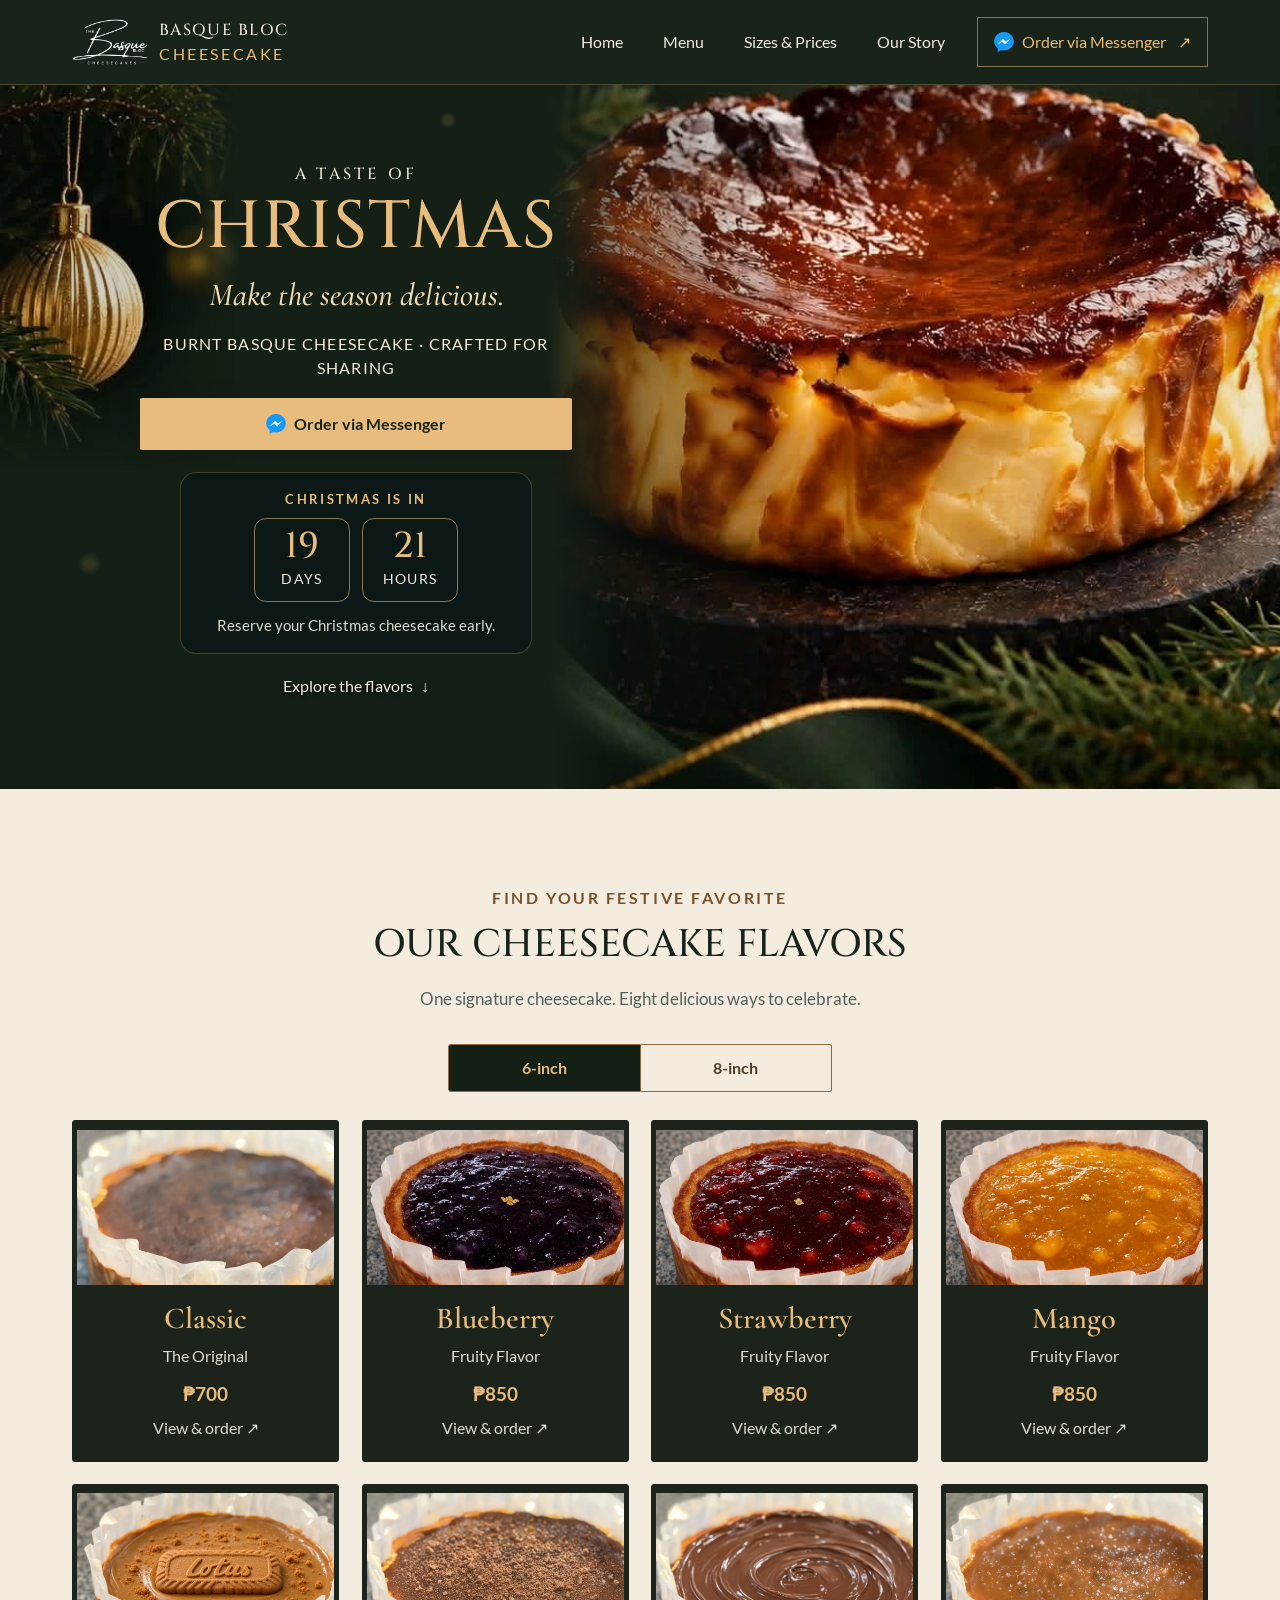
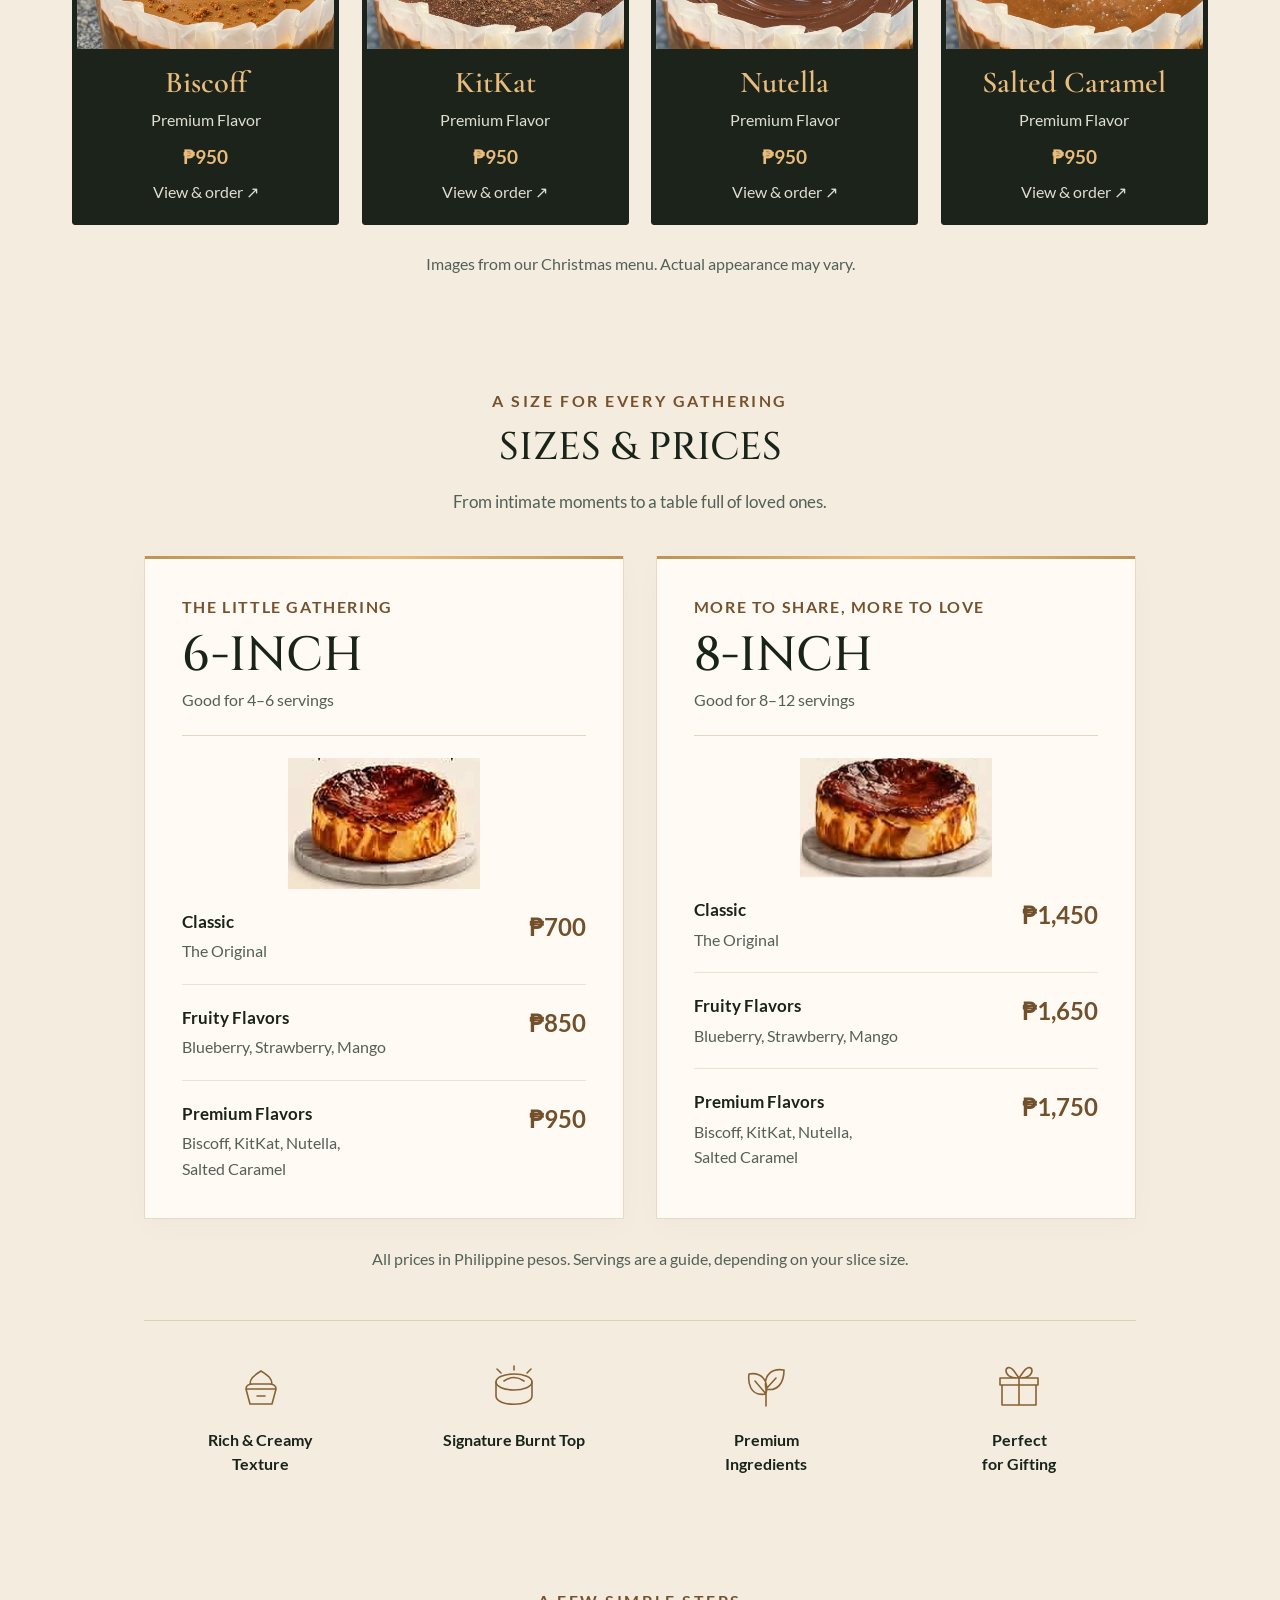
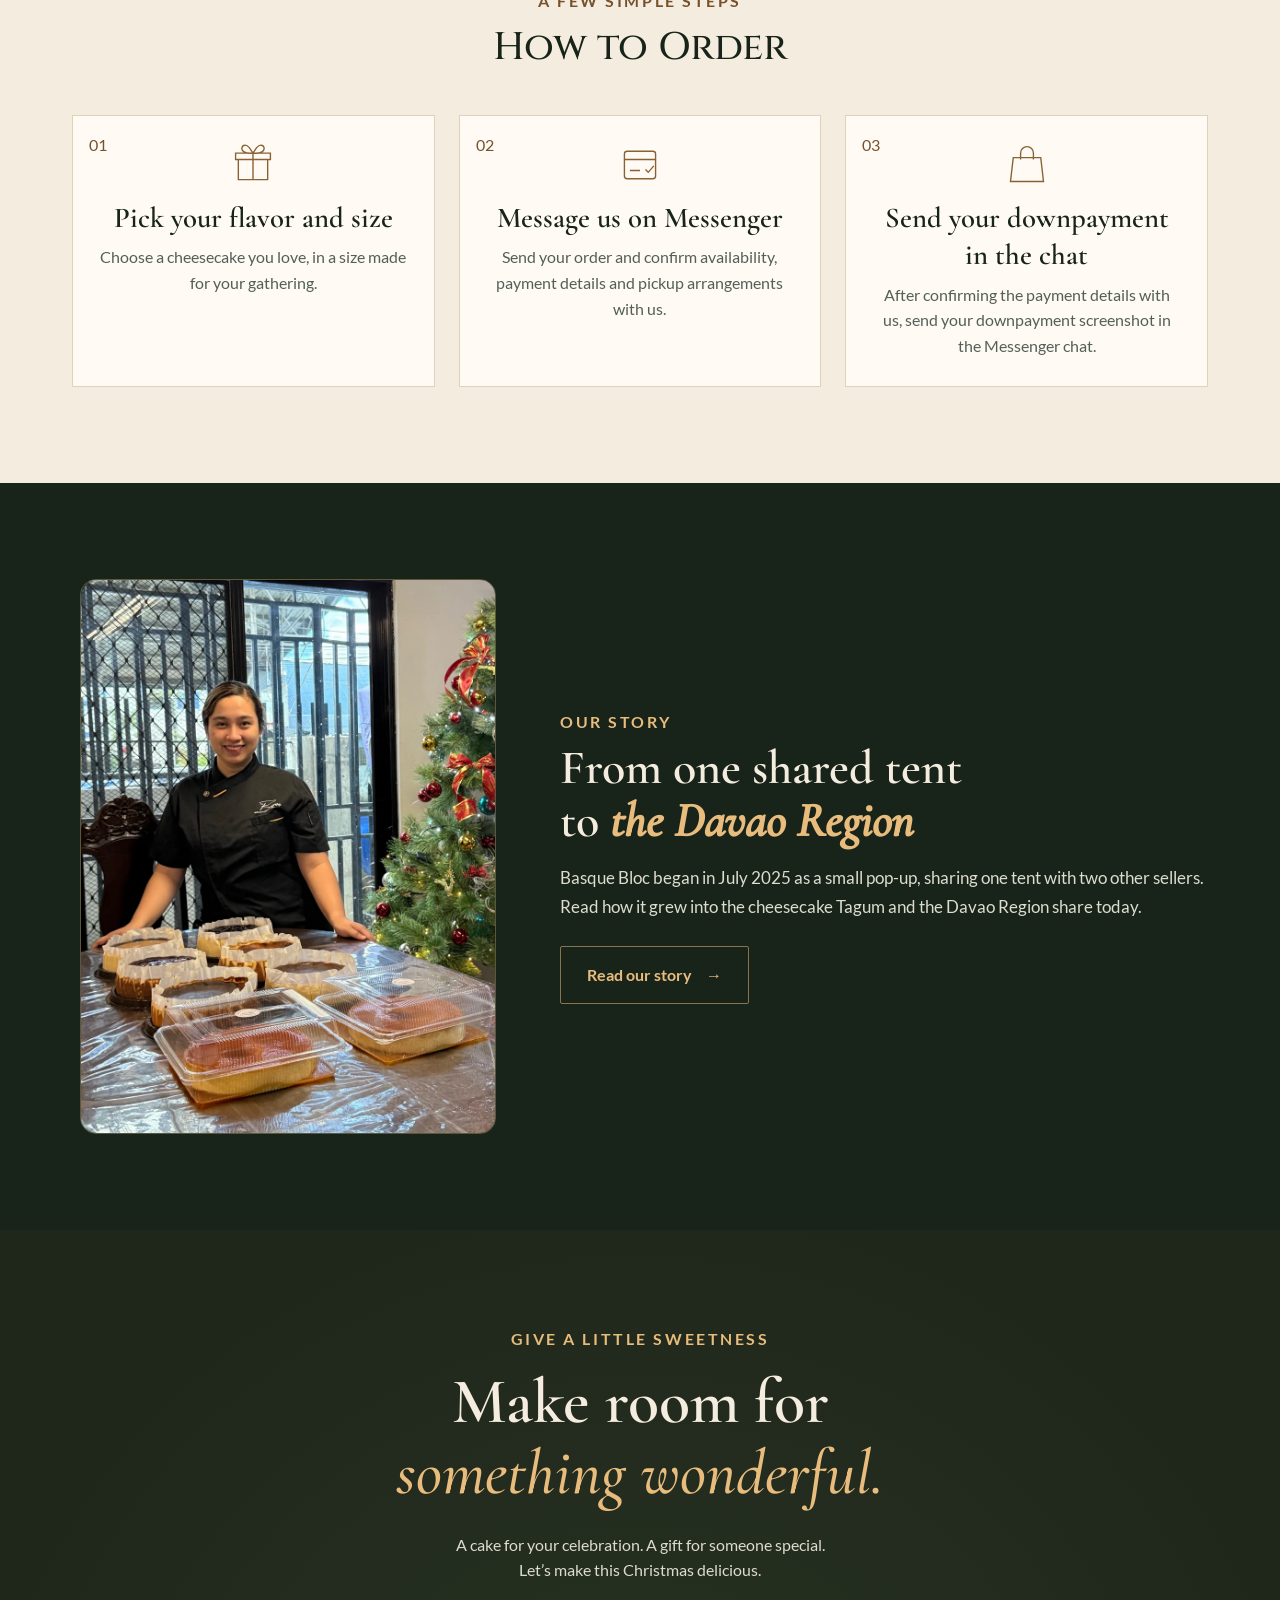
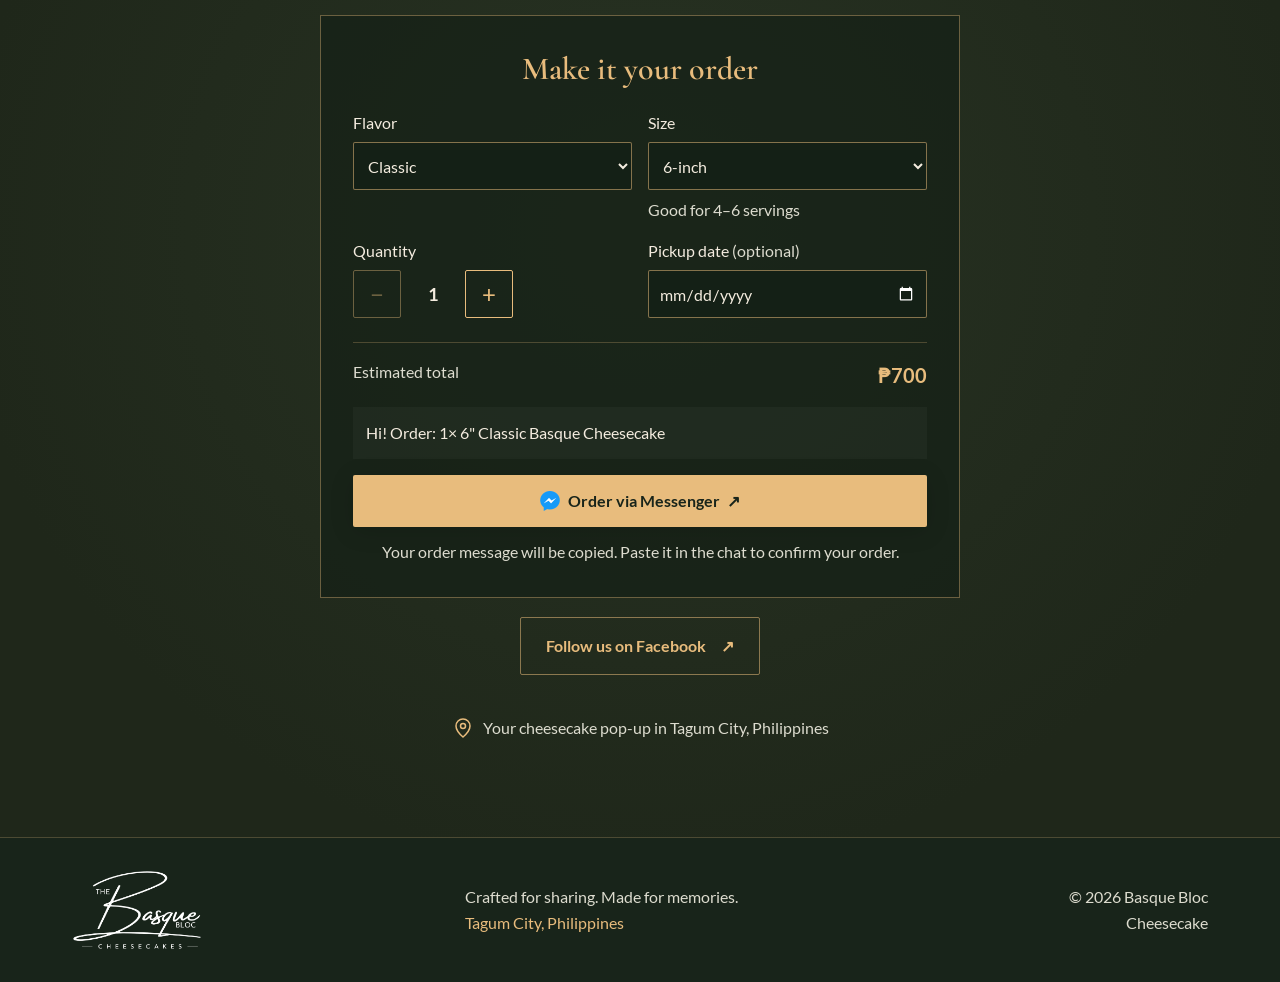
<file: index.html>
<!doctype html>
<html lang="en-PH">
<head>
  <meta charset="utf-8">
  <meta name="viewport" content="width=device-width, initial-scale=1">
  <meta name="theme-color" content="#18241A">
  <title>Basque Bloc Cheesecake — A Taste of Christmas</title>
  <meta name="description" content="Make the season delicious with Basque Bloc Cheesecake in Tagum City. Explore eight flavors, 6-inch and 8-inch sizes, and cakes crafted for sharing.">
  <meta property="og:type" content="website">
  <meta property="og:url" content="https://basqueblocph.github.io/">
  <meta property="og:locale" content="en_PH">
  <meta property="og:title" content="Basque Bloc Cheesecake — A Taste of Christmas">
  <meta property="og:description" content="Eight delicious flavors. Two sharing sizes. A little Christmas indulgence from Basque Bloc Cheesecake, Tagum City.">
  <meta property="og:image" content="https://basqueblocph.github.io/assets/og-preview.jpg">
  <meta property="og:image:width" content="1200">
  <meta property="og:image:height" content="630">
  <meta property="og:image:alt" content="A Taste of Christmas — Basque Bloc Cheesecake, with a Carlo’s Christmas cheesecake on forest green.">
  <meta name="twitter:card" content="summary_large_image">
  <link rel="icon" href="assets/favicon.png" type="image/png">
  <link rel="apple-touch-icon" href="assets/apple-touch-icon.png">
  <link rel="preload" href="assets/fonts/Cinzel-500.woff2" as="font" type="font/woff2" crossorigin>
  <link rel="preload" href="assets/fonts/Lato-400.woff2" as="font" type="font/woff2" crossorigin>
  <link rel="stylesheet" href="assets/style.css">
  <script src="assets/site.js" defer></script>
</head>
<body>
  <a class="skip-link" href="#main">Skip to content</a>
  <header class="header">
    <div class="header-inner wrap">
      <a class="brand" href="#home" aria-label="Basque Bloc Cheesecake home">
        <img src="assets/logo-white.png" alt="" width="98" height="60">
        <span>BASQUE BLOC<span class="brand-sub">CHEESECAKE</span></span>
      </a>
      <button class="menu-toggle" type="button" aria-expanded="false" aria-controls="site-nav" aria-label="Open menu">
        <span class="menu-lines" aria-hidden="true"></span>
      </button>
      <nav class="nav" id="site-nav" aria-label="Main navigation">
        <a href="#home">Home</a>
        <a href="#menu">Menu</a>
        <a href="#sizes">Sizes &amp; Prices</a>
        <a href="our-story/">Our Story</a>
        <a class="nav-order messenger-link" href="https://m.me/BasqueBlocPH" target="_blank" rel="noopener noreferrer"><span class="msgr-label"><img class="msgr-icon" src="assets/messenger.png" width="20" height="20" alt="" aria-hidden="true">Order via Messenger</span> <span aria-hidden="true">↗</span></a>
      </nav>
    </div>
  </header>

  <main id="main">
    <section class="hero" id="home" aria-labelledby="hero-title">
      <img class="holiday-corner" src="assets/photos/holiday-corner.webp" alt="" aria-hidden="true" width="360" height="320">
      <div class="bokeh" aria-hidden="true"></div>
      <div class="hero-inner wrap">
        <div class="hero-copy">
          <h1 id="hero-title"><span class="title-kicker">A TASTE OF</span><span class="christmas">CHRISTMAS</span></h1>
          <p class="hero-tagline">Make the season delicious.</p>
          
          <p class="hero-description">BURNT BASQUE CHEESECAKE <span aria-hidden="true">·</span> CRAFTED FOR SHARING</p>
          <div class="order-options hero-options">
            <a class="button button-gold messenger-link" href="https://m.me/BasqueBlocPH" target="_blank" rel="noopener noreferrer"><span class="msgr-label"><img class="msgr-icon" src="assets/messenger.png" width="20" height="20" alt="" aria-hidden="true">Order via Messenger</span> <span aria-hidden="true">↗</span></a>
            
            
          </div>
          <div class="xmas-countdown" id="xmas-countdown" role="timer" aria-live="off" aria-label="Countdown to Christmas">
            <p class="cd-label">CHRISTMAS IS IN</p>
            <div class="cd-boxes"><div class="cd-box"><span class="cd-num" id="cd-days">--</span><span class="cd-unit">Days</span></div><div class="cd-box"><span class="cd-num" id="cd-hours">--</span><span class="cd-unit">Hours</span></div></div>
            <p class="cd-note" id="cd-note">Reserve your Christmas cheesecake early.</p>
            <p class="cd-done" id="cd-done" hidden>Merry Christmas from Basque Bloc! 🎄</p>
          </div>
          <a class="hero-discover" href="#menu">Explore the flavors <span aria-hidden="true">↓</span></a>
        </div>
        <figure class="hero-art"><img src="assets/photos/hero-cake.webp" alt="Carlo’s Christmas Basque cheesecake on a dark board, from his supplied cover." width="1122" height="759" fetchpriority="high"></figure>
      </div>

    </section>

    <section class="flavors section-space" id="menu" aria-labelledby="flavor-title">
      <div class="wrap">
        <div class="section-heading">
          <p class="eyebrow">FIND YOUR FESTIVE FAVORITE</p>
          <h2 id="flavor-title">OUR CHEESECAKE FLAVORS</h2>
          <p>One signature cheesecake. Eight delicious ways to celebrate.</p>
        </div>
        <div class="size-toggle" role="group" aria-label="Choose cheesecake size">
          <button type="button" data-size="6-inch" aria-pressed="true">6-inch</button>
          <button type="button" data-size="8-inch" aria-pressed="false">8-inch</button>
        </div>
        <div class="flavor-grid">
          <article class="flavor-card" data-flavor="Classic"><button class="flavor-open" type="button" aria-haspopup="dialog" aria-label="View Classic cheesecake and order options">
            <figure><img src="assets/flavors/classic.webp?v=4" alt="Classic Basque cheesecake in a parchment paper collar" width="960" height="580" loading="lazy"></figure>
            <div class="flavor-copy"><h3>Classic</h3><p>The Original</p><p class="flavor-price" data-price="Classic">₱700</p><span class="card-hint">View &amp; order <span aria-hidden="true">↗</span></span></div>
          </button></article>
          <article class="flavor-card" data-flavor="Blueberry"><button class="flavor-open" type="button" aria-haspopup="dialog" aria-label="View Blueberry cheesecake and order options">
            <figure><img src="assets/flavors/blueberry.webp?v=5" alt="Blueberry Basque cheesecake with a blueberry jam top" width="960" height="580" loading="lazy"></figure>
            <div class="flavor-copy"><h3>Blueberry</h3><p>Fruity Flavor</p><p class="flavor-price" data-price="Blueberry">₱850</p><span class="card-hint">View &amp; order <span aria-hidden="true">↗</span></span></div>
          </button></article>
          <article class="flavor-card" data-flavor="Strawberry"><button class="flavor-open" type="button" aria-haspopup="dialog" aria-label="View Strawberry cheesecake and order options">
            <figure><img src="assets/flavors/strawberry.webp?v=5" alt="Strawberry Basque cheesecake with a strawberry jam top" width="960" height="580" loading="lazy"></figure>
            <div class="flavor-copy"><h3>Strawberry</h3><p>Fruity Flavor</p><p class="flavor-price" data-price="Strawberry">₱850</p><span class="card-hint">View &amp; order <span aria-hidden="true">↗</span></span></div>
          </button></article>
          <article class="flavor-card" data-flavor="Mango"><button class="flavor-open" type="button" aria-haspopup="dialog" aria-label="View Mango cheesecake and order options">
            <figure><img src="assets/flavors/mango.webp?v=5" alt="Mango Basque cheesecake with a mango jam top" width="960" height="580" loading="lazy"></figure>
            <div class="flavor-copy"><h3>Mango</h3><p>Fruity Flavor</p><p class="flavor-price" data-price="Mango">₱850</p><span class="card-hint">View &amp; order <span aria-hidden="true">↗</span></span></div>
          </button></article>
          <article class="flavor-card" data-flavor="Biscoff"><button class="flavor-open" type="button" aria-haspopup="dialog" aria-label="View Biscoff cheesecake and order options">
            <figure><img src="assets/flavors/biscoff.webp?v=4" alt="Lotus Biscoff Basque cheesecake with Biscoff spread and a Lotus cookie" width="960" height="580" loading="lazy"></figure>
            <div class="flavor-copy"><h3>Biscoff</h3><p>Premium Flavor</p><p class="flavor-price" data-price="Biscoff">₱950</p><span class="card-hint">View &amp; order <span aria-hidden="true">↗</span></span></div>
          </button></article>
          <article class="flavor-card" data-flavor="KitKat"><button class="flavor-open" type="button" aria-haspopup="dialog" aria-label="View KitKat cheesecake and order options">
            <figure><img src="assets/flavors/kitkat.webp?v=4" alt="KitKat Basque cheesecake topped with crushed KitKat" width="960" height="580" loading="lazy"></figure>
            <div class="flavor-copy"><h3>KitKat</h3><p>Premium Flavor</p><p class="flavor-price" data-price="KitKat">₱950</p><span class="card-hint">View &amp; order <span aria-hidden="true">↗</span></span></div>
          </button></article>
          <article class="flavor-card" data-flavor="Nutella"><button class="flavor-open" type="button" aria-haspopup="dialog" aria-label="View Nutella cheesecake and order options">
            <figure><img src="assets/flavors/nutella.webp?v=4" alt="Nutella Basque cheesecake with a smooth Nutella spread" width="960" height="580" loading="lazy"></figure>
            <div class="flavor-copy"><h3>Nutella</h3><p>Premium Flavor</p><p class="flavor-price" data-price="Nutella">₱950</p><span class="card-hint">View &amp; order <span aria-hidden="true">↗</span></span></div>
          </button></article>
          <article class="flavor-card" data-flavor="Salted Caramel"><button class="flavor-open" type="button" aria-haspopup="dialog" aria-label="View Salted Caramel cheesecake and order options">
            <figure><img src="assets/flavors/salted-caramel.webp?v=4" alt="Salted Caramel Basque cheesecake with caramel and flaky salt" width="960" height="580" loading="lazy"></figure>
            <div class="flavor-copy"><h3>Salted Caramel</h3><p>Premium Flavor</p><p class="flavor-price" data-price="Salted Caramel">₱950</p><span class="card-hint">View &amp; order <span aria-hidden="true">↗</span></span></div>
          </button></article>
        </div>
        <p class="illustration-note">Images from our Christmas menu. Actual appearance may vary.</p>
      </div>
    </section>

    <section class="sizes section-space" id="sizes" aria-labelledby="sizes-title" data-reveal>
      <div class="wrap">
        <div class="section-heading">
          <p class="eyebrow">A SIZE FOR EVERY GATHERING</p>
          <h2 id="sizes-title">SIZES &amp; PRICES</h2>
          <p>From intimate moments to a table full of loved ones.</p>
        </div>
        <div class="price-grid">
          <article class="price-card" aria-labelledby="six-inch">
            <div class="price-heading"><div><p class="size-label">THE LITTLE GATHERING</p><h3 id="six-inch">6-INCH</h3><p>Good for 4–6 servings</p></div><svg class="size-icon small" viewBox="0 0 90 90" aria-hidden="true"><ellipse cx="45" cy="63" rx="32" ry="10"/><path d="M18 35v22c0 16 54 16 54 0V35"/><ellipse cx="45" cy="35" rx="27" ry="11"/><path d="M28 33q17-9 34 0"/></svg></div>
            <img class="price-cake" src="assets/photos/6-inch.webp" alt="6-inch cake from the supplied price guide" width="360" height="244" loading="lazy"><dl class="price-list">
              <div><dt>Classic<span>The Original</span></dt><dd>₱700</dd></div>
              <div><dt>Fruity Flavors<span>Blueberry, Strawberry, Mango</span></dt><dd>₱850</dd></div>
              <div><dt>Premium Flavors<span>Biscoff, KitKat, Nutella,<br>Salted Caramel</span></dt><dd>₱950</dd></div>
            </dl>
          </article>
          <article class="price-card" aria-labelledby="eight-inch">
            <div class="price-heading"><div><p class="size-label">MORE TO SHARE, MORE TO LOVE</p><h3 id="eight-inch">8-INCH</h3><p>Good for 8–12 servings</p></div><svg class="size-icon" viewBox="0 0 90 90" aria-hidden="true"><ellipse cx="45" cy="63" rx="40" ry="13"/><path d="M9 32v24c0 21 72 21 72 0V32"/><ellipse cx="45" cy="32" rx="36" ry="14"/><path d="M24 30q21-12 42 0"/></svg></div>
            <img class="price-cake" src="assets/photos/8-inch.webp" alt="8-inch cake from the supplied price guide" width="414" height="256" loading="lazy"><dl class="price-list">
              <div><dt>Classic<span>The Original</span></dt><dd>₱1,450</dd></div>
              <div><dt>Fruity Flavors<span>Blueberry, Strawberry, Mango</span></dt><dd>₱1,650</dd></div>
              <div><dt>Premium Flavors<span>Biscoff, KitKat, Nutella,<br>Salted Caramel</span></dt><dd>₱1,750</dd></div>
            </dl>
          </article>
        </div>
        <p class="price-note">All prices in Philippine pesos. Servings are a guide, depending on your slice size.</p>
        <div class="features" aria-label="What makes our cheesecake special">
          <div class="feature"><svg viewBox="0 0 48 48" aria-hidden="true"><path d="M9 25h30l-4 15H13ZM24 7c8 5 11 8 11 13H13c0-5 3-8 11-13ZM9 25c0-4 4-5 7-5h16c3 0 7 1 7 5M20 32h8"/></svg><p>Rich &amp; Creamy<br>Texture</p></div>
          <div class="feature"><svg viewBox="0 0 48 48" aria-hidden="true"><ellipse cx="24" cy="18" rx="18" ry="8"/><path d="M6 18v14c0 11 36 11 36 0V18M14 17q10-7 20 0M24 2v4M7 5l4 4M41 5l-4 4"/></svg><p>Signature Burnt Top</p></div>
          <div class="feature"><svg viewBox="0 0 48 48" aria-hidden="true"><path d="M24 42V23M24 30C7 33 6 17 7 10c12-2 20 6 17 20ZM24 25c-3-15 7-21 18-19 0 12-6 22-18 19ZM13 17l11 13M24 25l10-11"/></svg><p>Premium<br>Ingredients</p></div>
          <div class="feature"><svg viewBox="0 0 48 48" aria-hidden="true"><path d="M7 21h34v20H7ZM5 14h38v7H5ZM24 14v27M24 14C5 15 10-4 19 7ZM24 14C43 15 38-4 29 7Z"/></svg><p>Perfect<br>for Gifting</p></div>
        </div>
      </div>
    </section>

    <section class="how-to section-space" id="how-to" aria-labelledby="how-title" data-reveal>
      <div class="wrap">
        <div class="section-heading"><p class="eyebrow">A FEW SIMPLE STEPS</p><h2 id="how-title">How to Order</h2></div>
        <ol class="steps">
          <li><span class="step-icon" aria-hidden="true"><svg viewBox="0 0 48 48"><path d="M8 18h32v22H8ZM5 11h38v7H5ZM24 11v29M24 11C5 13 12-4 20 5ZM24 11C43 13 36-4 28 5Z"/></svg></span><span class="step-number">01</span><h3>Pick your flavor and size</h3><p>Choose a cheesecake you love, in a size made for your gathering.</p></li>
          <li><span class="step-icon" aria-hidden="true"><svg viewBox="0 0 48 48"><rect x="7" y="9" width="34" height="30" rx="3"/><path d="M7 18h34M13 30h11m6-1 3 3 6-7"/></svg></span><span class="step-number">02</span><h3>Message us on Messenger</h3><p>Send your order and confirm availability, payment details and pickup arrangements with us.</p></li>
          <li><span class="step-icon" aria-hidden="true"><svg viewBox="0 0 48 48"><path d="M9 16h30l3 26H6ZM17 18V11a7 7 0 0 1 14 0v7"/></svg></span><span class="step-number">03</span><h3>Send your downpayment in the chat</h3><p>After confirming the payment details with us, send your downpayment screenshot in the Messenger chat.</p></li>
        </ol>
        <div class="order-details" id="order-details" hidden><h3>Before you order</h3><dl id="order-details-list"></dl></div>
      </div>
    </section>

    <section class="story-teaser section-space" id="story" aria-labelledby="story-title" data-reveal>
      <div class="wrap story-inner">
        <img src="assets/story/christmas-2025-card.webp?v=4" alt="Donna with Christmas cheesecake orders beside the tree" width="600" height="800" loading="lazy">
        <div>
          <p class="eyebrow">OUR STORY</p>
          <h2 id="story-title">From one shared tent to <em>the Davao Region</em></h2>
          <p>Basque Bloc began in July 2025 as a small <span style="white-space:nowrap">pop-up</span>, sharing one tent with two other sellers. Read how it grew into the cheesecake Tagum and the Davao Region share today.</p>
          <a class="button button-outline" href="our-story/">Read our story <span aria-hidden="true">→</span></a>
        </div>
      </div>
    </section>

    <section class="order section-space" id="order" aria-labelledby="order-title">
      <div class="wrap order-inner">
        <p class="eyebrow">GIVE A LITTLE SWEETNESS</p>
        <h2 id="order-title">Make room for<br><em>something wonderful.</em></h2>
        <p>A cake for your celebration. A gift for someone special.<br class="desktop-break"> Let’s make this Christmas delicious.</p>
        <div class="order-helper" id="order-helper">
          <h3>Make it your order</h3>
          <div class="helper-grid">
            <label for="helper-flavor">Flavor<select id="helper-flavor"><option value="Classic">Classic</option><option value="Blueberry">Blueberry</option><option value="Strawberry">Strawberry</option><option value="Mango">Mango</option><option value="Biscoff">Biscoff</option><option value="KitKat">KitKat</option><option value="Nutella">Nutella</option><option value="Salted Caramel">Salted Caramel</option></select></label>
            <label for="helper-size">Size<select id="helper-size" aria-describedby="helper-servings"><option value="6-inch">6-inch</option><option value="8-inch">8-inch</option></select><span id="helper-servings" class="servings-note" aria-live="polite">Good for 4–6 servings</span></label>
            <div class="helper-quantity-field"><p id="quantity-label">Quantity</p><div class="quantity-stepper" role="group" aria-labelledby="quantity-label"><button type="button" id="quantity-minus" aria-label="Decrease quantity" disabled>−</button><output id="helper-quantity" aria-live="polite">1</output><button type="button" id="quantity-plus" aria-label="Increase quantity">+</button></div></div>
            <label for="helper-date">Pickup date <span class="optional">(optional)</span><input type="date" id="helper-date"></label>
          </div>
          <p class="helper-total">Estimated total <strong id="helper-total">₱700</strong></p>
          <p class="order-summary" id="order-summary">Hi! Order: 1× 6&quot; Classic Basque Cheesecake</p>
          <a class="button button-gold messenger-link copy-order" id="helper-messenger" href="https://m.me/BasqueBlocPH" target="_blank" rel="noopener noreferrer"><span class="msgr-label"><img class="msgr-icon" src="assets/messenger.png" width="20" height="20" alt="" aria-hidden="true">Order via Messenger</span> <span aria-hidden="true">↗</span></a>
          <p class="helper-note">Your order message will be copied. Paste it in the chat to confirm your order.</p>
        </div>
        <a href="https://www.facebook.com/BasqueBlocPH/" class="button button-outline facebook-link" target="_blank" rel="noopener noreferrer">Follow us on Facebook <span aria-hidden="true">↗</span></a>
        <p class="location"><svg viewBox="0 0 24 24" aria-hidden="true"><path d="M19 10c0 5-7 11-7 11S5 15 5 10a7 7 0 1 1 14 0Z"/><circle cx="12" cy="10" r="2.5"/></svg> Your cheesecake pop-up in Tagum City, Philippines</p>
      </div>
    </section>
  </main>

  <footer class="footer"><div class="wrap footer-inner"><a href="#home" aria-label="Back to Basque Bloc home"><img src="assets/logo-white.png" alt="The Basque Bloc Cheesecakes" width="130" height="80" loading="lazy"></a><p>Crafted for sharing. Made for memories.<br><span>Tagum City, Philippines</span></p><p class="copyright">© 2026 Basque Bloc Cheesecake</p></div></footer>
  <div class="sticky-order" id="sticky-order" hidden><a class="button button-gold messenger-link" id="sticky-order-button" href="https://m.me/BasqueBlocPH" target="_blank" rel="noopener noreferrer"><span class="msgr-label"><img class="msgr-icon" src="assets/messenger.png" width="20" height="20" alt="" aria-hidden="true">Order via Messenger</span> <span aria-hidden="true">↗</span></a></div>
  <dialog class="flavor-dialog" id="flavor-dialog" aria-labelledby="flavor-dialog-title">
    <button class="dialog-close" type="button" aria-label="Close flavor details">×</button>
    <img id="flavor-dialog-image" alt="" width="480" height="290">
    <h2 id="flavor-dialog-title">Classic</h2><p class="flavor-dialog-note">Your favorite Basque cheesecake, made for sharing.</p>
    <div class="flavor-selection"><label for="flavor-size">Size</label><select id="flavor-size" aria-describedby="flavor-servings"><option value="6-inch">6-inch</option><option value="8-inch">8-inch</option></select><p id="flavor-servings" class="servings-note" aria-live="polite">Good for 4–6 servings</p><p id="flavor-dialog-price">₱700</p></div>
    <div class="order-options"><a id="flavor-messenger" class="button button-gold messenger-link copy-order" href="https://m.me/BasqueBlocPH" target="_blank" rel="noopener noreferrer"><span class="msgr-label"><img class="msgr-icon" src="assets/messenger.png" width="20" height="20" alt="" aria-hidden="true"><span>Order via Messenger</span></span><span aria-hidden="true">↗</span></a></div>
  </dialog>
  <p class="toast" id="order-toast" role="status" aria-live="polite" hidden></p>
</body>
</html>
</file>
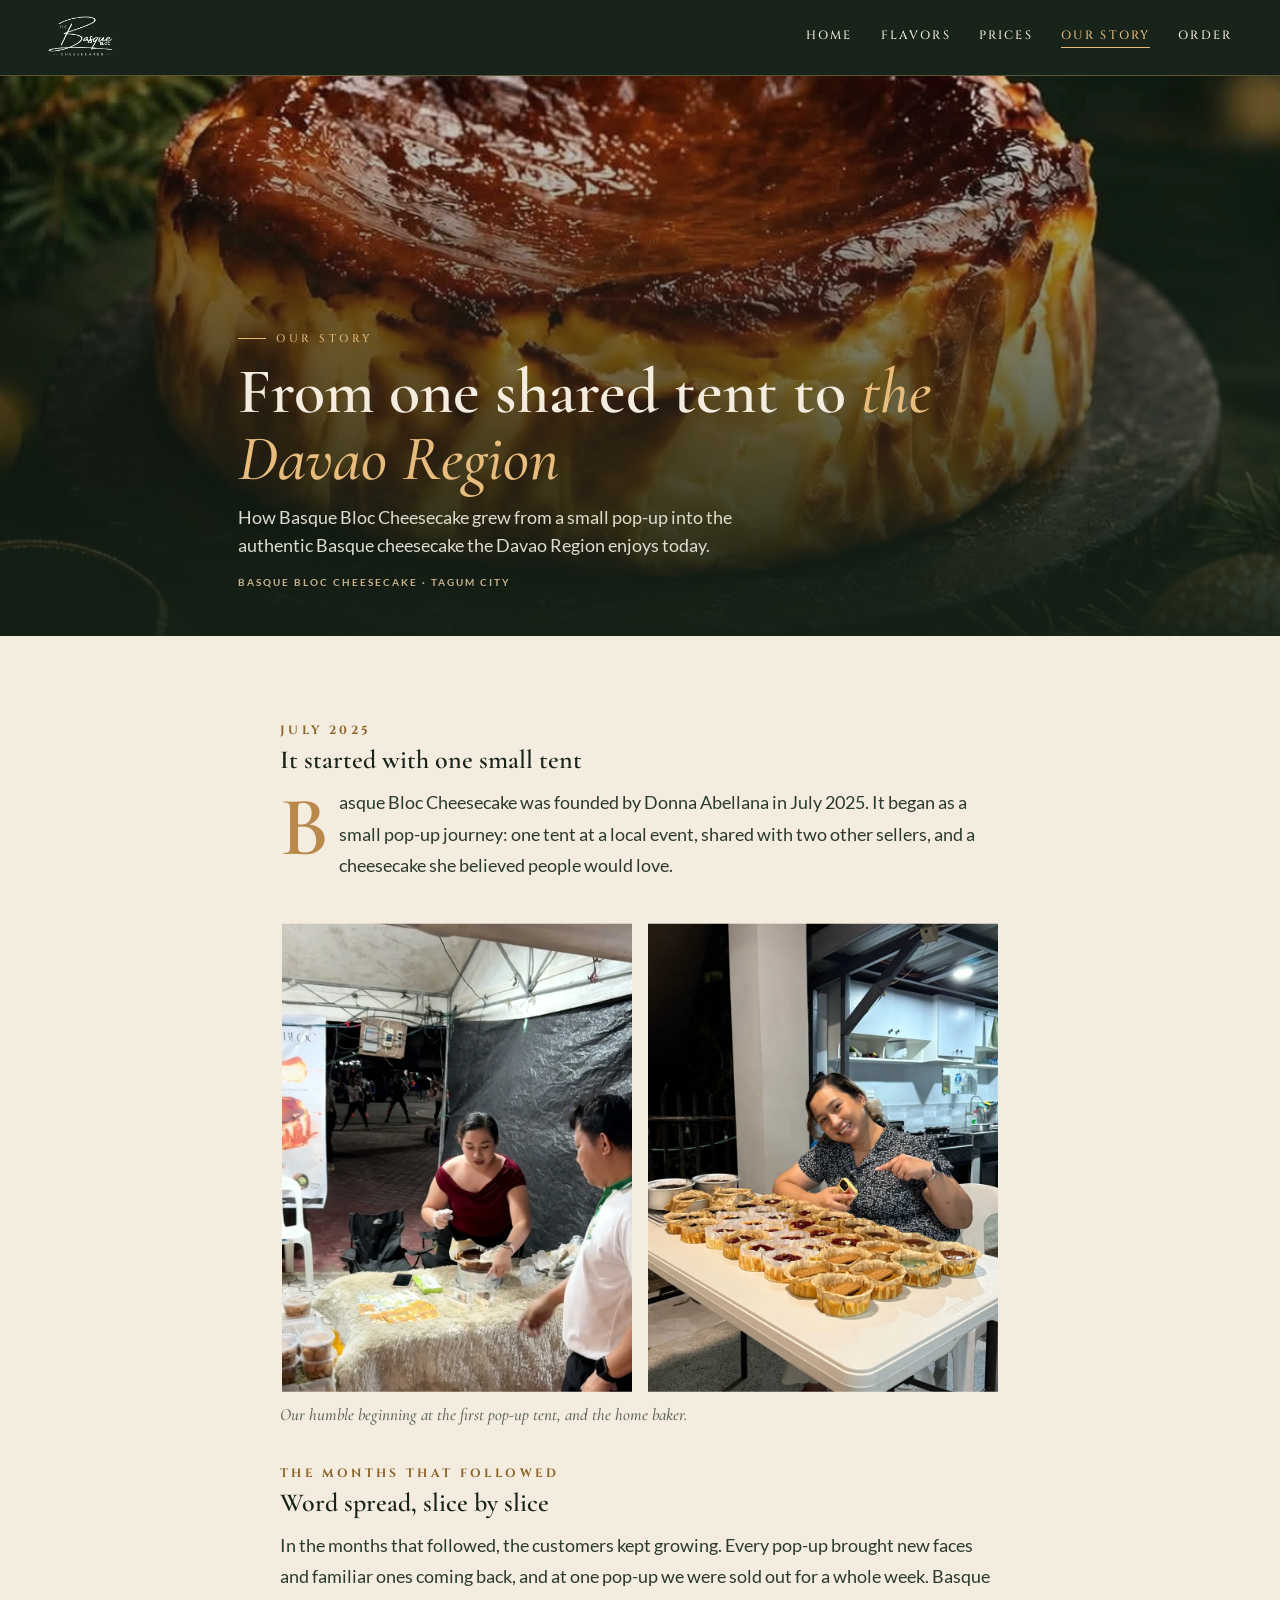
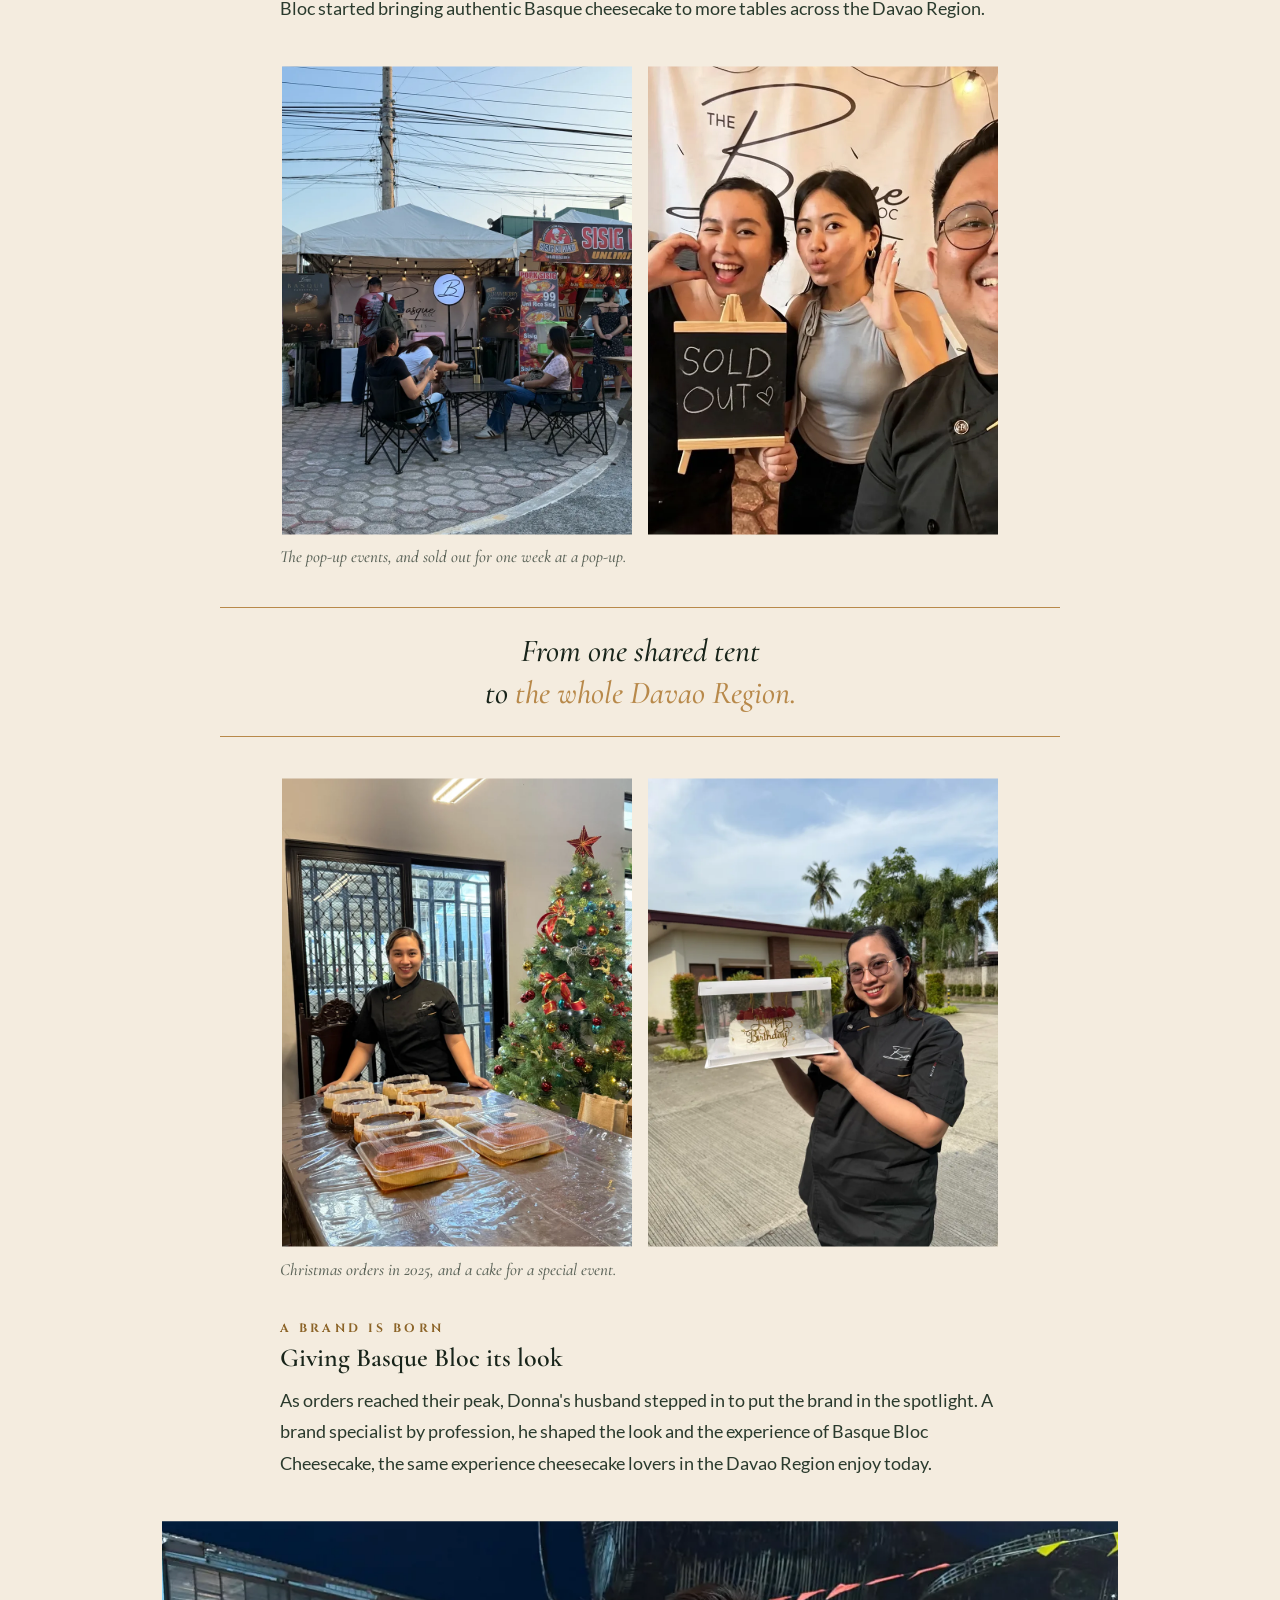
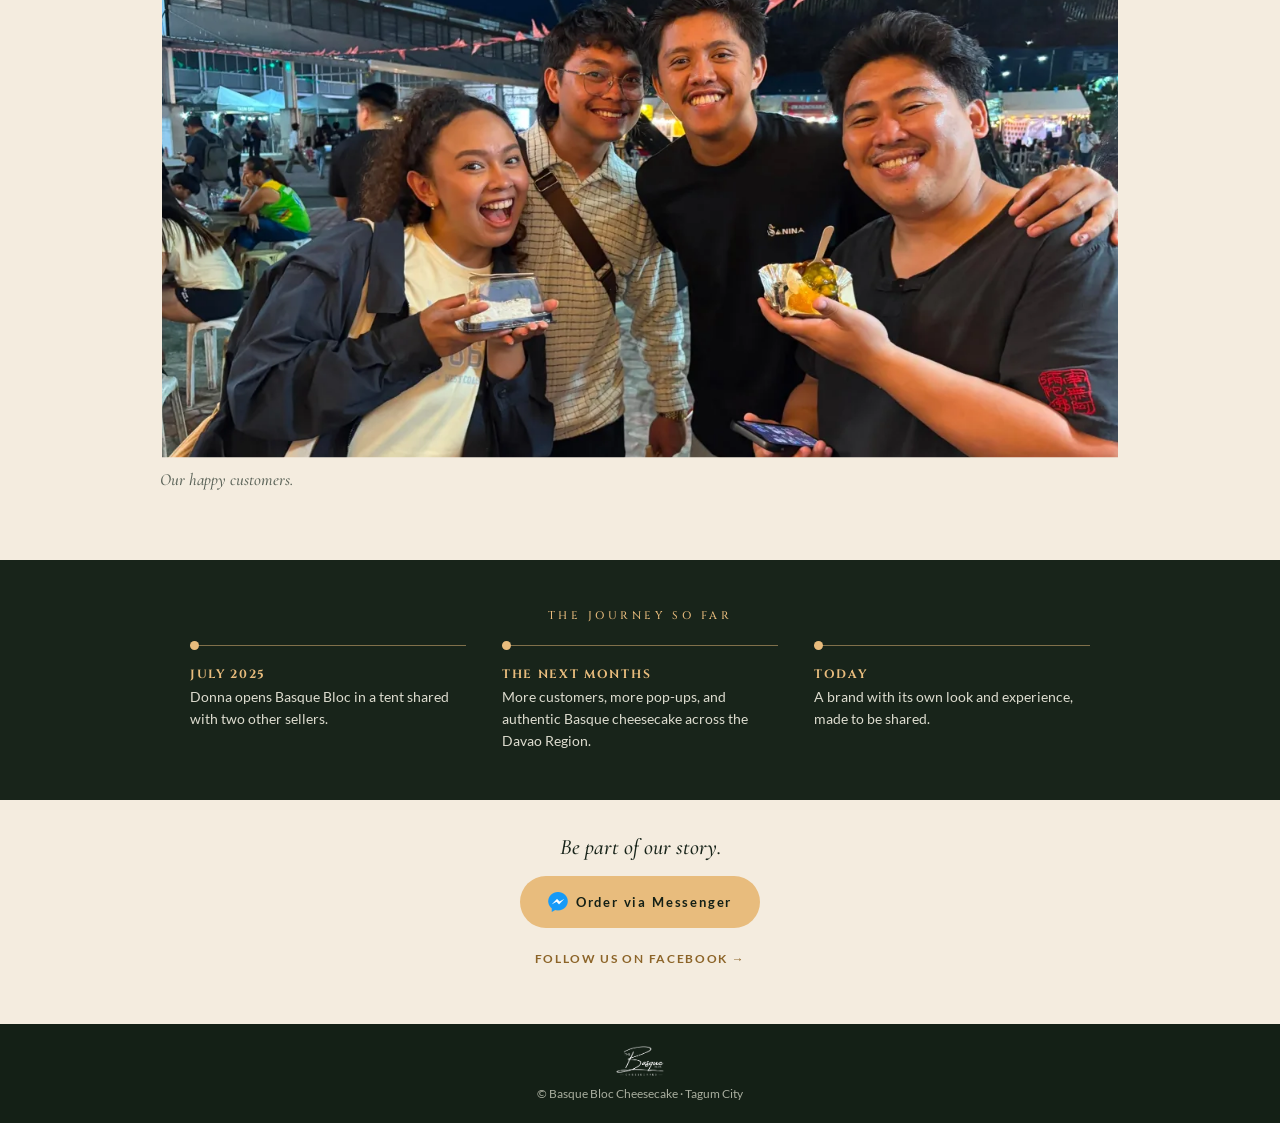
<file: our-story/index.html>
<!doctype html><html lang="en"><head><meta charset="utf-8"><meta name="viewport" content="width=device-width,initial-scale=1">
<meta name="theme-color" content="#18241A">
<meta name="description" content="How Basque Bloc Cheesecake grew from one shared pop-up tent in Tagum City in July 2025 to the authentic Basque cheesecake the Davao Region enjoys today.">
<meta property="og:type" content="article"><meta property="og:url" content="https://basqueblocph.github.io/our-story/">
<meta property="og:title" content="Our Story — Basque Bloc Cheesecake"><meta property="og:description" content="From one shared tent to the Davao Region.">
<meta property="og:image" content="https://basqueblocph.github.io/assets/og-preview.jpg"><meta property="og:image:width" content="1200"><meta property="og:image:height" content="630">
<meta name="twitter:card" content="summary_large_image">
<link rel="icon" href="../assets/favicon.png" type="image/png"><link rel="apple-touch-icon" href="../assets/apple-touch-icon.png">
<title>Our Story — Basque Bloc Cheesecake</title>
<style>
@font-face{font-family:Cinzel;font-weight:500;src:url('../assets/fonts/Cinzel-500.woff2')}
@font-face{font-family:Cinzel;font-weight:700;src:url('../assets/fonts/Cinzel-700.woff2')}
@font-face{font-family:'Cormorant Garamond';font-style:italic;font-weight:500;src:url('../assets/fonts/CormorantGaramond-500i.woff2')}
@font-face{font-family:'Cormorant Garamond';font-weight:600;src:url('../assets/fonts/CormorantGaramond-600.woff2')}
@font-face{font-family:Lato;font-weight:400;src:url('../assets/fonts/Lato-400.woff2')}
@font-face{font-family:Lato;font-weight:700;src:url('../assets/fonts/Lato-700.woff2')}
:root{--green:#18241A;--forest:#142016;--cream:#F4ECDF;--gold:#E8BC7D;--goldd:#B8894A;--ink:#18241A}
*{box-sizing:border-box;margin:0;padding:0}
body{background:var(--cream);color:var(--ink);font-family:Lato,Arial,sans-serif}
header{background:var(--green);height:64px;display:flex;align-items:center;justify-content:space-between;padding:0 20px;border-bottom:1px solid rgba(232,188,125,.3)}
header img{height:34px}
header nav{display:none;gap:28px;font:500 0.75rem Cinzel;letter-spacing:.18em;color:#F4ECDF}
header nav b{color:var(--gold);font-weight:500;border-bottom:1px solid var(--gold);padding-bottom:4px}
.burger{width:22px;height:14px;border-top:2px solid var(--gold);border-bottom:2px solid var(--gold);position:relative}
.burger:after{content:'';position:absolute;left:0;right:0;top:4px;border-top:2px solid var(--gold)}
.hero{position:relative;height:440px;background:url('../assets/photos/hero-cake.webp') center 35%/cover;display:flex;align-items:flex-end}
.hero:before{content:'';position:absolute;inset:0;background:linear-gradient(180deg,rgba(20,32,22,.15) 0%,rgba(20,32,22,.55) 45%,rgba(20,32,22,.96) 100%)}
.hero .in{position:relative;padding:0 22px 30px;color:#F4ECDF;max-width:900px;margin:0 auto;width:100%}
.kick{font:500 0.6875rem Cinzel;letter-spacing:.32em;color:var(--gold);display:flex;align-items:center;gap:10px}
.kick:before{content:'';width:28px;border-top:1px solid var(--gold)}
h1{font:600 2.375rem/1.05 'Cormorant Garamond',Georgia,serif;margin:12px 0 12px}
h1 i{font-style:italic;font-weight:500;color:var(--gold)}
.dek{font:400 0.9375rem/1.55 Lato;color:#dddccf;max-width:560px}
.meta{margin-top:16px;font:700 0.625rem Lato;letter-spacing:.2em;color:#c9b48f}
article{max-width:680px;margin:0 auto;padding:34px 22px 10px}
article p{font-size:1.031rem;line-height:1.75;margin:0 0 20px;color:#2a3a2d}
.drop:first-letter{float:left;font:600 4rem/0.82 'Cormorant Garamond',serif;color:var(--goldd);margin:6px 10px 0 0}
h2{font:600 1.625rem/1.2 'Cormorant Garamond',serif;margin:30px 0 12px;color:var(--ink)}
h2 small{display:block;font:700 0.75rem Cinzel;letter-spacing:.28em;color:#8C6428;margin-bottom:6px}
figure{margin:26px -22px}
figure img{width:100%;display:block;aspect-ratio:3/2;object-fit:cover;object-position:center 60%;clip-path:inset(2px)}.duo{display:grid;grid-template-columns:1fr 1fr;gap:4px}
figcaption{font:italic 500 1.0625rem 'Cormorant Garamond',serif;color:#5d655a;padding:8px 22px 0}
.pull{margin:30px 0;padding:22px 0;border-top:1px solid var(--goldd);border-bottom:1px solid var(--goldd);text-align:center;font:italic 500 1.625rem/1.3 'Cormorant Garamond',serif;color:var(--ink)}
.pull span{color:var(--goldd)}
.time{background:var(--green);color:#F4ECDF;padding:34px 22px;margin-top:20px}
.time .wrap{max-width:900px;margin:0 auto}
.time h3{font:500 0.6875rem Cinzel;letter-spacing:.32em;color:var(--gold);text-align:center;margin-bottom:22px}
.steps{display:grid;gap:18px}
.step{border-left:1px solid rgba(232,188,125,.5);padding:2px 0 2px 18px;position:relative}
.step:before{content:'';position:absolute;left:-5px;top:6px;width:9px;height:9px;border-radius:50%;background:var(--gold)}
.step b{display:block;font:700 0.75rem Cinzel;letter-spacing:.14em;color:var(--gold);margin-bottom:4px}
.step span{font:400 0.9062rem/1.5 Lato;color:#dddccf}
.cta{text-align:center;padding:34px 22px 40px}
.cta p{font:italic 500 1.375rem 'Cormorant Garamond',serif;margin-bottom:16px}
.btn{display:inline-block;background:var(--gold);color:var(--forest);font:700 0.8125rem Lato;letter-spacing:.14em;padding:16px 28px;border-radius:999px}
.btn2{display:inline-flex;align-items:center;justify-content:center;min-height:48px;padding:0 16px;margin-top:8px;font:700 0.75rem Lato;letter-spacing:.14em;color:#8C6428}
footer{background:var(--forest);color:#a9ae9f;text-align:center;padding:22px;font:400 0.75rem Lato}
footer img{height:30px;display:block;margin:0 auto 10px}
@media(min-width:900px){
 header{height:76px;padding:0 48px} header img{height:40px} header nav{display:flex} .burger{display:none}
 .hero{height:560px} .hero .in{padding:0 48px 48px} h1{font-size:4rem} .dek{font-size:1.125rem}
 article{padding:56px 0 10px;max-width:720px} article p{font-size:1.125rem}
 .drop:first-letter{font-size:5.25rem}
 figure{margin:40px 0} .duo{gap:12px} figcaption{padding:10px 0 0}
 .pull{font-size:2rem;margin:40px -60px}
 .time{padding:48px} .steps{grid-template-columns:repeat(3,1fr);gap:36px}
 .step{border-left:none;border-top:1px solid rgba(232,188,125,.5);padding:20px 0 0}
 .step:before{left:0;top:-5px}
}
.tall img{aspect-ratio:4/5;object-position:center 40%}.duo.t img{aspect-ratio:3/4}.wide img{aspect-ratio:4/3;object-position:center 30%}
@media(min-width:900px){.tall{margin:40px 60px}.wide{margin:40px -120px}.wide img{aspect-ratio:16/9}}
.cta .btn2{display:flex;width:max-content;margin-left:auto;margin-right:auto}a{color:inherit;text-decoration:none}
header nav a{color:#F4ECDF}header nav a:hover{color:var(--gold)}
.mnav{position:relative}.mnav summary{list-style:none;cursor:pointer;width:48px;height:48px;display:flex;align-items:center;justify-content:center}
.mnav summary::-webkit-details-marker{display:none}
.mnav .links{position:absolute;right:0;top:52px;background:var(--green);border:1px solid rgba(232,188,125,.35);border-radius:14px;padding:8px;display:flex;flex-direction:column;min-width:200px;z-index:10}
.mnav .links a{font:500 .8125rem Cinzel;letter-spacing:.14em;color:#F4ECDF;padding:14px 16px;min-height:48px}
.mnav .links a[aria-current]{color:var(--gold)}
.btn,.btn2{cursor:pointer}a:focus-visible{outline:2px solid var(--gold);outline-offset:3px}
h1,h2,p,figcaption,.pull{overflow-wrap:normal;word-break:normal;hyphens:manual}
.hero{height:auto!important;min-height:440px}.hero .in{padding-top:96px}
h1{font-size:clamp(2.2rem,9vw,3.4rem)}
.btn2{max-width:100%;white-space:normal;text-align:center;line-height:1.4;padding-top:8px;padding-bottom:8px}.btn{max-width:100%}
@media(min-width:900px){.mnav{display:none}.hero{min-height:560px}.hero .in{padding-top:120px}h1{font-size:clamp(3.4rem,5vw,4rem)}}
.btn{display:inline-flex!important;align-items:center;justify-content:center;gap:8px}.msgr-icon{width:20px;height:20px;flex:none;display:block}</style></head><body>
<header><a href="../" aria-label="Basque Bloc Cheesecake home"><img src="../assets/logo-white.png" alt="The Basque Bloc Cheesecakes"></a><nav aria-label="Main navigation"><a href="../#home">HOME</a><a href="../#menu">FLAVORS</a><a href="../#sizes">PRICES</a><b aria-current="page">OUR STORY</b><a href="https://m.me/BasqueBlocPH" target="_blank" rel="noopener noreferrer">ORDER</a></nav>
<details class="mnav"><summary aria-label="Open menu"><span class="burger" aria-hidden="true"></span></summary><div class="links"><a href="../#home">HOME</a><a href="../#menu">FLAVORS</a><a href="../#sizes">PRICES</a><a href="./" aria-current="page">OUR STORY</a><a href="https://m.me/BasqueBlocPH" target="_blank" rel="noopener noreferrer">ORDER</a></div></details></header>
<main><section class="hero"><div class="in">
<div class="kick">OUR STORY</div>
<h1>From one shared tent to <i>the Davao Region</i></h1>
<p class="dek">How Basque Bloc Cheesecake grew from a small pop-up into the authentic Basque cheesecake the Davao Region enjoys today.</p>
<div class="meta">BASQUE BLOC CHEESECAKE · TAGUM CITY</div>
</div></section>
<article>
<h2><small>JULY 2025</small>It started with one small tent</h2>
<p class="drop">Basque Bloc Cheesecake was founded by Donna Abellana in July 2025. It began as a small pop-up journey: one tent at a local event, shared with two other sellers, and a cheesecake she believed people would love.</p>
<figure><div class="duo t"><img loading="lazy" src="../assets/story/first-popup.webp" alt="Basque Bloc's first pop-up tent"><img loading="lazy" src="../assets/story/home-baker.webp" alt="Donna with a table of Basque cheesecakes"></div><figcaption>Our humble beginning at the first pop-up tent, and the home baker.</figcaption></figure>
<h2><small>THE MONTHS THAT FOLLOWED</small>Word spread, slice by slice</h2>
<p>In the months that followed, the customers kept growing. Every pop-up brought new faces and familiar ones coming back, and at one pop-up we were sold out for a whole week. Basque Bloc started bringing authentic Basque cheesecake to more tables across the Davao Region.</p>
<figure><div class="duo t"><img loading="lazy" src="../assets/story/popup-events.webp" alt="Basque Bloc at a pop-up event"><img loading="lazy" src="../assets/story/sold-out.webp" alt="The team with a Sold Out sign"></div><figcaption>The pop-up events, and sold out for one week at a pop-up.</figcaption></figure>
<div class="pull">From one shared tent<br>to <span>the whole Davao Region.</span></div>
<figure><div class="duo t"><img loading="lazy" src="../assets/story/christmas-2025.webp" alt="Christmas orders in 2025"><img loading="lazy" src="../assets/story/special-event.webp" alt="A cheesecake for a special event"></div><figcaption>Christmas orders in 2025, and a cake for a special event.</figcaption></figure>
<h2><small>A BRAND IS BORN</small>Giving Basque Bloc its look</h2>
<p>As orders reached their peak, Donna's husband stepped in to put the brand in the spotlight. A brand specialist by profession, he shaped the look and the experience of Basque Bloc Cheesecake, the same experience cheesecake lovers in the Davao Region enjoy today.</p>
<figure class="wide"><img loading="lazy" src="../assets/story/happy-customers.webp" alt="Happy Basque Bloc customers"><figcaption>Our happy customers.</figcaption></figure>
</article>
<section class="time"><div class="wrap"><h3>THE JOURNEY SO FAR</h3><div class="steps">
<div class="step"><b>JULY 2025</b><span>Donna opens Basque Bloc in a tent shared with two other sellers.</span></div>
<div class="step"><b>THE NEXT MONTHS</b><span>More customers, more pop-ups, and authentic Basque cheesecake across the Davao Region.</span></div>
<div class="step"><b>TODAY</b><span>A brand with its own look and experience, made to be shared.</span></div>
</div></div></section>
<section class="cta"><p>Be part of our story.</p><a class="btn" href="https://m.me/BasqueBlocPH" target="_blank" rel="noopener noreferrer"><img class="msgr-icon" src="../assets/messenger.png" width="20" height="20" alt="" aria-hidden="true">Order via Messenger</a><a class="btn2" href="https://www.facebook.com/BasqueBlocPH/" target="_blank" rel="noopener noreferrer">FOLLOW US ON FACEBOOK →</a></section></main>
<footer><a href="../"><img src="../assets/logo-white.png" alt="Back to Basque Bloc home"></a>© Basque Bloc Cheesecake · Tagum City</footer>
</body></html>
</file>
<file: assets/style.css>
@font-face{font-family:Cinzel;font-style:normal;font-weight:500;font-display:swap;src:url('fonts/Cinzel-500.woff2') format('woff2')}
@font-face{font-family:Cinzel;font-style:normal;font-weight:700;font-display:swap;src:url('fonts/Cinzel-700.woff2') format('woff2')}
@font-face{font-family:'Cormorant Garamond';font-style:italic;font-weight:500;font-display:swap;src:url('fonts/CormorantGaramond-500i.woff2') format('woff2')}
@font-face{font-family:'Cormorant Garamond';font-style:normal;font-weight:600;font-display:swap;src:url('fonts/CormorantGaramond-600.woff2') format('woff2')}
@font-face{font-family:Lato;font-style:normal;font-weight:400;font-display:swap;src:url('fonts/Lato-400.woff2') format('woff2')}
@font-face{font-family:Lato;font-style:normal;font-weight:700;font-display:swap;src:url('fonts/Lato-700.woff2') format('woff2')}
:root{--midnight:#071317;--forest:#0f2a1f;--gold:#E8BC7D;--cream:#F4EFE9;--muted:#c9d0c5;--ink:#142c25;--line:rgba(232,188,125,.25);font-size:100%;color-scheme:dark}
*,*::before,*::after{box-sizing:border-box}
html{scroll-behavior:smooth;scroll-padding-top:1rem}
body{margin:0;background:var(--midnight);color:var(--cream);font-family:Lato,Arial,sans-serif;font-size:1rem;line-height:1.6;-webkit-text-size-adjust:100%;text-size-adjust:100%}
img,svg{display:block;max-width:100%}
img{height:auto}
figure,p,h1,h2,h3{margin:0}
a{color:inherit;text-decoration:none}
button{font:inherit}
a,button{-webkit-tap-highlight-color:rgba(232,188,125,.2)}
:focus-visible{outline:3px solid var(--gold);outline-offset:5px}
.sizes :focus-visible{outline-color:#5d4324}
.wrap{width:min(100% - 2.5rem,71rem);margin-inline:auto}
.section-space{padding-block:5rem}
.eyebrow{font-size:1rem;font-weight:700;letter-spacing:.16em;color:var(--gold);line-height:1.6}
h1,h2,h3{font-family:Cinzel,Georgia,serif;font-weight:500;line-height:1.3;text-wrap:balance}
h2{font-size:clamp(1.65rem,3vw,2.5rem);color:var(--gold)}
.skip-link{position:absolute;left:1rem;top:-8rem;padding:1rem;background:var(--cream);color:var(--ink);z-index:100}
.skip-link:focus{top:1rem}
.header{position:relative;z-index:10;background:var(--midnight);border-bottom:1px solid var(--line)}
.header-inner{display:flex;align-items:center;justify-content:space-between;gap:1rem;min-height:6.25rem;padding-block:.65rem;flex-wrap:wrap}
.brand{display:flex;align-items:center;gap:1.1rem;min-height:48px;max-width:calc(100% - 4rem)}
.brand img{width:6.125rem;flex-shrink:0}
.brand>span{font-family:Cinzel,Georgia,serif;font-size:1rem;letter-spacing:.08em;line-height:1.45}
.brand-sub{display:block;font-family:Lato,Arial,sans-serif;font-size:1rem;letter-spacing:.16em;color:var(--gold)}
.menu-toggle{display:flex;align-items:center;justify-content:center;flex-shrink:0;width:48px;height:48px;border:1px solid var(--line);border-radius:2px;background:transparent;color:var(--gold);cursor:pointer}
.menu-lines,.menu-lines::before,.menu-lines::after{display:block;width:22px;height:2px;background:currentColor;transition:transform .2s}
.menu-lines{position:relative}
.menu-lines::before,.menu-lines::after{content:'';position:absolute;left:0;top:-7px}
.menu-lines::after{top:7px}
[aria-expanded=true] .menu-lines{background:transparent}
[aria-expanded=true] .menu-lines::before{top:0;transform:rotate(45deg)}
[aria-expanded=true] .menu-lines::after{top:0;transform:rotate(-45deg)}
.nav{display:none;width:100%;padding:.7rem 0;border-top:1px solid var(--line)}
.nav.is-open{display:flex;flex-direction:column;align-items:stretch}
.nav a{display:flex;align-items:center;gap:.75rem;min-height:48px;padding:.7rem 1rem;font-size:1rem;color:var(--cream)}
.nav a:hover{color:var(--gold);background:rgba(232,188,125,.06)}
.nav a.nav-order{color:var(--gold);border:1px solid var(--line);justify-content:center;margin-top:.4rem}
.hero{position:relative;isolation:isolate;background:radial-gradient(ellipse at 80% 40%,#193b29 0%,var(--forest) 40%,#081c18 82%)}
.hero-inner{position:relative;z-index:1;display:grid;gap:.3rem;padding-block:4rem 2rem}
.hero-copy{text-align:center;min-width:0}
.hero-eyebrow{margin-bottom:1.7rem;font-size:1rem;letter-spacing:.12em}
.hero-eyebrow>span{margin-right:.4rem}
.title-kicker{display:block;font-size:clamp(1.2rem,2vw,1.6rem);letter-spacing:.27em;color:var(--cream);margin-bottom:.35rem}
.christmas{display:block;font-size:clamp(2.15rem,8.9vw,5rem);letter-spacing:.015em;color:var(--gold);line-height:1.2}
.hero-tagline{margin-top:.7rem;font-family:'Cormorant Garamond',Georgia,serif;font-size:clamp(1.75rem,3vw,2.3rem);font-style:italic;color:#f2dbb5;line-height:1.3}
.tiny-divider{display:flex;align-items:center;justify-content:center;gap:.8rem;margin:1.3rem auto;max-width:11rem;color:var(--gold)}
.tiny-divider::before,.tiny-divider::after{content:'';width:4rem;height:1px;background:var(--line)}
.hero-description{font-size:1rem;letter-spacing:.11em;line-height:1.8;max-width:27rem;margin-inline:auto}
.hero-note{color:var(--muted);margin-top:1rem}
.button{display:inline-flex;align-items:center;justify-content:center;gap:.9rem;min-height:56px;padding:1rem 1.6rem;font-size:1rem;font-weight:700;line-height:1.5;border:1px solid transparent;border-radius:2px;text-align:center;transition:background .2s,box-shadow .2s}
.button-gold{background:var(--gold);color:var(--midnight);box-shadow:0 4px 24px #0002}
.button-gold:hover{background:#f2cda0;box-shadow:0 4px 30px #e8bc7d22}
.hero-button{margin-top:1.8rem}
.hero-art{position:relative;min-width:0;align-self:center;margin-top:.9rem}
.hero-art>img{width:100%}
.hero-art figcaption{text-align:center;font-size:1rem;letter-spacing:.1em;color:var(--gold);margin-top:-1.5rem;padding-inline:.5rem}
.hero-art figcaption>span{margin-inline:.5rem}
.holiday-corner{position:absolute;top:0;right:0;width:clamp(9rem,24vw,20rem);opacity:.6;z-index:0;pointer-events:none}
.bokeh{position:absolute;inset:0;z-index:0;pointer-events:none;background:radial-gradient(circle at 5% 19%,#e8bc7d33 0 2px,transparent 7px),radial-gradient(circle at 35% 5%,#e8bc7d22 0 3px,transparent 9px),radial-gradient(circle at 63% 13%,#e8bc7d33 0 2px,transparent 7px),radial-gradient(circle at 95% 75%,#e8bc7d22 0 4px,transparent 12px),radial-gradient(circle at 45% 91%,#e8bc7d22 0 3px,transparent 9px),radial-gradient(circle at 7% 68%,#e8bc7d22 0 4px,transparent 12px)}
.hero-bottom{position:relative;border-block:1px solid var(--line);display:flex;justify-content:center;align-items:center;gap:1.6rem;flex-wrap:wrap;padding:1.2rem 1.25rem;color:#dcc99e;font-size:1rem;letter-spacing:.11em;line-height:1.5;text-align:center;background:#0713173d}
.hero-bottom>span[aria-hidden]{color:var(--gold)}
.flavors{background:var(--midnight)}
.section-heading{text-align:center;max-width:48rem;margin:0 auto 2.6rem}
.section-heading>.eyebrow{margin-bottom:.6rem}
.section-heading>p:last-child{margin-top:.9rem;color:var(--muted);font-size:1.0625rem}
.flavor-grid{display:grid;grid-template-columns:repeat(2,minmax(0,1fr));gap:1rem}
.flavor-card{border:1px solid var(--line);background:linear-gradient(145deg,#183127,#10221d);min-width:0;position:relative;transition:border-color .2s}
.flavor-card:hover{border-color:#e8bc7d88}
.flavor-card figure{padding:.7rem .35rem 0;position:relative}
.flavor-card figure::before{content:'';position:absolute;inset:15% 10% 0;background:radial-gradient(ellipse,#ddc08a0c,transparent 70%)}
.flavor-card img{width:100%;position:relative}
.flavor-copy{text-align:center;padding:.7rem .65rem 1.4rem;min-width:0}
.flavor-copy h3{font-family:'Cormorant Garamond',Georgia,serif;font-size:1.6rem;font-weight:600;color:var(--gold);line-height:1.2}
.flavor-copy p{font-size:1rem;color:var(--muted);margin-top:.35rem}
.illustration-note{color:var(--muted);font-size:1rem;text-align:center;margin:1.6rem auto 0;max-width:42rem}
.sizes{background:var(--cream);color:var(--ink);color-scheme:light;position:relative}
.sizes .eyebrow{color:#75512c}
.sizes h2{color:var(--ink)}
.sizes .section-heading>p:last-child{color:#526057}
.price-grid{display:grid;gap:1.5rem;max-width:62rem;margin-inline:auto}
.price-card{padding:1.7rem;background:#fffaf4;border:1px solid #bb986955;position:relative;box-shadow:0 8px 28px #07131706}
.price-card::before{content:'';height:3px;position:absolute;top:-1px;inset-inline:0;background:linear-gradient(90deg,#bd9458,#e8bc7d,#bd9458)}
.price-heading{display:flex;justify-content:space-between;gap:1rem;align-items:center;padding-bottom:1.4rem;border-bottom:1px solid #bca27a66}
.size-label{font-size:1rem;letter-spacing:.1em;font-weight:700;color:#75512c;margin-bottom:.3rem}
.price-heading h3{font-size:2.6rem;color:var(--ink)}
.price-heading p:last-child{color:#526057;font-size:1rem}
.size-icon{width:4.5rem;flex-shrink:0;fill:none;stroke:#96703c;stroke-width:1.5;display:none}
.price-list{margin:0}
.price-list>div{display:grid;grid-template-columns:minmax(0,1fr) auto;gap:.8rem;padding-block:1.25rem;border-bottom:1px solid #bca27a44;align-items:start}
.price-list>div:last-child{padding-bottom:0;border:0}
.price-list dt{font-weight:700;font-size:1.0625rem;line-height:1.5}
.price-list dt>span{display:block;font-weight:400;color:#526057;font-size:1rem;line-height:1.6;margin-top:.25rem}
.price-list dd{margin:0;font-size:1.25rem;font-weight:700;color:#72502b;line-height:1.5;white-space:nowrap}
.price-note{color:#526057;text-align:center;max-width:45rem;margin:1.7rem auto 0;font-size:1rem}
.features{display:grid;grid-template-columns:repeat(2,minmax(0,1fr));gap:2.3rem 1.2rem;margin:3rem auto 0;padding-top:2.7rem;border-top:1px solid #bca27a66;max-width:62rem}
.feature{text-align:center;min-width:0}
.feature svg{width:48px;height:48px;fill:none;stroke:#896234;stroke-width:1.6;stroke-linecap:round;stroke-linejoin:round;margin:0 auto 1rem}
.feature p{font-size:1rem;font-weight:700;line-height:1.5}
.order{position:relative;background:radial-gradient(ellipse at 50% 50%,#183b2a,var(--forest) 60%,#0b1c18);text-align:center}
.order-inner{max-width:53rem}
.order h2{font-family:'Cormorant Garamond',Georgia,serif;font-size:clamp(2.6rem,5.5vw,4rem);line-height:1.1;color:var(--cream);font-weight:600;margin-block:1rem 1.5rem}
.order h2 em{color:var(--gold);font-weight:500}
.order-inner>p:not(.eyebrow){color:var(--muted)}
.order-actions{display:flex;flex-direction:column;justify-content:center;align-items:stretch;gap:1rem;margin:2rem auto 0;max-width:27rem}
.order-actions .button svg{width:24px;height:24px;flex-shrink:0}
.messenger-link svg{fill:none;stroke:currentColor;stroke-width:1.3}
.messenger-link svg path:last-child{fill:currentColor;stroke:none}
.button-detail{display:block;font-weight:400}
.button-outline{border-color:#e8bc7d88;color:var(--gold);background:transparent}
.button-outline:hover{background:#e8bc7d0d}
.facebook-link svg{fill:currentColor}
.location{display:flex;align-items:center;justify-content:center;gap:.55rem;margin-top:2.5rem;font-size:1rem}
.location svg{width:24px;height:24px;flex-shrink:0;fill:none;stroke:var(--gold);stroke-width:1.5}
.footer{background:var(--midnight);border-top:1px solid var(--line);padding-block:2rem}
.footer-inner{display:flex;flex-direction:column;align-items:center;text-align:center;gap:1.5rem}
.footer a{display:inline-flex;min-width:48px;min-height:48px;align-items:center}
.footer img{width:8.125rem}
.footer p{font-size:1rem;color:var(--muted)}
.footer p span{color:var(--gold)}
@media(min-width:36rem){.wrap{width:min(100% - 4rem,71rem)}.flavor-grid{gap:1.4rem}.flavor-copy{padding-bottom:1.7rem}.flavor-copy h3{font-size:1.9rem}.price-card{padding:2rem}.price-grid{gap:2rem}.size-icon{display:block}.order-actions{flex-direction:row;max-width:none;align-items:stretch}.order-actions .button{flex:1}.button-detail{display:inline}}
@media(min-width:48rem){.section-space{padding-block:6rem}.hero-inner{padding-block:4.5rem 3rem}.hero-art{max-width:38rem;justify-self:center}.flavor-grid{grid-template-columns:repeat(4,minmax(0,1fr));gap:1rem}.flavor-copy h3{font-size:1.7rem}.price-grid{grid-template-columns:repeat(2,minmax(0,1fr))}.price-card{padding:1.7rem}.price-heading h3{font-size:2.8rem}.size-icon{display:none}.price-list dd{font-size:1.3rem}.features{grid-template-columns:repeat(4,minmax(0,1fr));gap:1.2rem}.footer-inner{flex-direction:row;text-align:left;justify-content:space-between}.copyright{text-align:right;max-width:13rem}.order-actions .button{flex:initial}.hero-bottom{gap:2rem}}
@media(min-width:60rem){.menu-toggle{display:none}.header-inner{flex-wrap:nowrap}.brand{max-width:none}.nav,.nav.is-open{display:flex;flex-direction:row;align-items:center;width:auto;gap:.5rem;border:0;padding:0}.nav a{padding:.7rem 1rem}.nav a.nav-order{margin:0 0 0 .5rem;border-color:#e8bc7d88}.hero-inner{grid-template-columns:1.1fr 1.15fr;align-items:center;gap:0;min-height:40rem;padding-block:5rem 4rem}.hero-copy{text-align:left;position:relative;z-index:1}.hero-eyebrow{font-size:1rem;letter-spacing:.08em}.title-kicker{letter-spacing:.25em}.christmas{font-size:clamp(3.4rem,5.6vw,4.6rem)}.hero-description{margin-left:0;max-width:27rem}.tiny-divider{margin-left:0}.hero-art{margin:0 -1rem 0 -1rem;max-width:none}.hero-art>img{width:100%}.hero-art figcaption{font-size:1rem;letter-spacing:.06em}.hero-tagline{font-size:2.1rem}.hero-bottom{gap:2.5rem}.price-card{padding:2.3rem}.size-icon{display:block}.price-list dd{font-size:1.5rem}.price-heading h3{font-size:3rem}.flavor-grid{gap:1.4rem}.flavor-copy h3{font-size:1.9rem}}
@media(max-width:26rem){.brand{gap:.7rem}.brand img{width:4.7rem}.brand>span{font-size:1rem;letter-spacing:.02em}.brand-sub{letter-spacing:.04em}.hero-eyebrow{letter-spacing:.06em}.flavor-copy h3{font-size:1.5rem}.hero-bottom{gap:.75rem}.hero-bottom>span:last-child{flex-basis:100%}.hero-bottom>span:nth-last-child(2){display:none}.price-card{padding:1.3rem}.price-list dd{font-size:1.125rem}.price-list>div{gap:.55rem}.order .button{padding-inline:1rem}.hero-art figcaption{letter-spacing:.02em}.hero-art figcaption>span{margin-inline:.15rem}}
@media(prefers-reduced-motion:reduce){html{scroll-behavior:auto}*,*::before,*::after{transition:none!important}}

/* Carlo's supplied reference: exact sampled greens, cream and photo crops. */
:root{--midnight:#18241A;--forest:#142016;--cream:#F4ECDF;--ink:#18241A;--muted:#dddccf;--card:#1C231B}
.header{background:#18241A}
.header-inner{min-height:5.25rem}
.brand img{width:5rem}
.hero{background:#142016;overflow:clip}
.hero-inner{display:block;min-height:calc(100svh - 5.25rem);padding-block:1.1rem 1rem;position:relative}
.hero-copy{position:relative;z-index:2;text-align:center;max-width:34rem;margin:auto}
.hero-logo{width:5.2rem;height:auto;margin:0 auto .7rem;animation:fade-in .3s ease-out both}
.hero h1{animation:fade-in .3s .08s ease-out both}
.title-kicker{font-size:1rem;letter-spacing:.2em;margin-bottom:.2rem}
.christmas{font-size:clamp(2.1rem,9.4vw,4.6rem)}
.hero-tagline{font-size:1.65rem;margin-top:.4rem}
.hero-description{font-size:1rem;letter-spacing:.08em;line-height:1.5;margin:1rem auto 0;max-width:25rem}
.hero-options{margin-top:1.1rem!important}
.hero .hero-art{position:absolute;inset:36% calc((100vw - 100%)/-2) 0;margin:0;max-width:none;pointer-events:none;z-index:0;overflow:hidden}
.hero-art::after{content:'';position:absolute;inset:0;background:linear-gradient(#142016 0%,#14201655 26%,#14201600 55%,#14201644 100%)}
.hero-art img{width:100%;height:100%;object-fit:cover;object-position:center bottom;animation:ken-burns 8s ease-out both;transform-origin:center 75%}
.hero-copy{padding-bottom:17rem}
.hero-discover{display:inline-flex;align-items:center;justify-content:center;gap:.5rem;min-height:48px;margin-top:.25rem;text-shadow:0 2px 5px #000;color:var(--cream);font-size:1rem}
.holiday-corner{left:0;right:auto;width:10rem;opacity:.8}
.bokeh{z-index:1}
.order-options{display:grid;grid-template-columns:minmax(0,1fr);gap:12px;max-width:26rem;margin:1.2rem auto 0}
.order-options .button{min-height:52px;padding:10px 12px;line-height:1.25;gap:.5rem;font-size:1rem}
.order-options .button>span[aria-hidden]{display:none}
.hero-options .button-outline{background:#142016ef;border-color:var(--gold)}
.flavors{background:var(--cream);color:var(--ink)}
.flavors .section-heading>.eyebrow{color:#75512c}
.flavors h2{color:var(--ink)}
.flavors .section-heading>p:last-child,.illustration-note{color:#526057}
.flavor-card{background:var(--card);border-color:var(--card);color:var(--cream);border-radius:3px;overflow:hidden}
.flavor-open{display:block;text-align:inherit;width:100%;height:100%;padding:0;border:0;cursor:pointer;background:transparent;color:inherit;font:inherit}
.flavor-open:focus-visible{outline-offset:-4px}
.flavor-card figure{padding:.5rem .25rem 0}
.flavor-card figure::before{display:none}
.flavor-card img{width:100%;height:auto;aspect-ratio:1.65;object-fit:contain}
.flavor-copy{padding:.6rem .4rem 1rem}
.flavor-copy h3{font-size:1.6rem}
.flavor-copy p{color:#deded1;font-size:1rem}
.flavor-copy .flavor-price{font-weight:700;font-size:1.125rem;color:var(--gold);margin-top:.6rem}
.card-hint{font-size:1rem;display:block;margin-top:.5rem;color:#deded1;line-height:1.4}
.size-toggle{display:flex;justify-content:center;gap:0;margin:-.6rem auto 1.8rem;max-width:24rem}
.size-toggle button{flex:1;min-height:48px;padding:.6rem 1rem;border:1px solid #8a6a3e;background:transparent;color:#503d25;font-size:1rem;cursor:pointer;font-weight:700}
.size-toggle button:first-child{border-radius:3px 0 0 3px}
.size-toggle button:last-child{border-radius:0 3px 3px 0;border-left:0}
.size-toggle [aria-pressed=true]{background:var(--forest);color:var(--gold)}
.flavors :focus-visible,.how-to :focus-visible{outline-color:#8a6a3e}
.sizes{padding-top:1rem}
.price-cake{width:10rem;margin:1.4rem auto 0;mix-blend-mode:multiply}
.price-heading .size-icon{display:none}
.feature p{max-width:12rem;margin-inline:auto}
.how-to{background:var(--cream);color:var(--ink);padding-top:1rem}
.how-to .eyebrow{color:#75512c}.how-to h2{color:var(--ink)}
.steps{list-style:none;padding:0;margin:0;display:grid;gap:1.2rem}
.steps li{position:relative;border:1px solid #bca27a77;padding:1.5rem;text-align:center;background:#fffaf4}
.step-icon svg{width:44px;height:44px;fill:none;stroke:#896234;stroke-width:1.5;margin:0 auto .75rem}
.step-number{position:absolute;top:1rem;left:1rem;color:#75512c;font-size:1rem}
.steps h3{font-family:'Cormorant Garamond',Georgia,serif;font-weight:600;font-size:1.8rem;color:var(--ink);margin-bottom:.5rem}
.steps p{color:#526057;font-size:1rem}
.order-details{max-width:45rem;margin:2rem auto 0;border:1px solid #bca27a77;padding:1.5rem}
.order-details h3{font-size:1.4rem}.order-details dl{margin-bottom:0}.order-details dt{font-weight:700}.order-details dd{margin:0 0 1rem}
.order{background:radial-gradient(ellipse at center,#283323,#1F271A 75%)}
.order .order-actions{display:grid;max-width:26rem}
.order .facebook-link{margin-top:1.2rem;min-height:52px}
.button-detail{display:inline}
.footer{background:#18241A}
.sticky-order{position:fixed;bottom:0;left:0;right:0;z-index:20;background:#18241af5;border-top:1px solid var(--gold);padding:8px max(16px,env(safe-area-inset-right)) calc(8px + env(safe-area-inset-bottom)) max(16px,env(safe-area-inset-left));display:flex;align-items:center;justify-content:space-between;gap:12px;box-shadow:0 -4px 20px #0003}
.sticky-order>span{font-size:1rem;color:var(--cream)}
.sticky-order .button{min-height:48px;padding:8px 20px;white-space:nowrap;gap:.4rem;cursor:pointer}
[hidden]{display:none!important}
dialog{position:fixed;inset:auto 0 0;margin:0 auto;max-height:90svh;max-width:32rem;width:100%;overflow-y:auto;border:1px solid #e8bc7d77;border-radius:10px 10px 0 0;background:var(--forest);color:var(--cream);padding:3.5rem 1.25rem 1.5rem;box-shadow:0 -8px 80px #0007}
dialog::backdrop{background:#07100cd9;backdrop-filter:blur(3px)}
.dialog-close{position:absolute;top:8px;right:8px;width:48px;height:48px;border:1px solid var(--line);color:var(--gold);font-size:2rem;line-height:1;background:var(--forest);cursor:pointer;border-radius:3px}
dialog h2{text-align:center;font-family:'Cormorant Garamond',Georgia,serif;font-size:2.3rem}
dialog>.eyebrow{text-align:center;margin:0 1rem 1rem;font-size:1rem}
.flavor-dialog>img{width:min(100%,22rem);aspect-ratio:1.65;object-fit:contain;margin:0 auto .5rem;background:var(--card)}
.flavor-dialog-note{color:var(--muted);text-align:center;font-size:1rem;margin-top:.5rem}
.flavor-selection{margin-top:1rem;display:grid;grid-template-columns:auto minmax(0,1fr);gap:.6rem;align-items:center;font-size:1rem}
.flavor-selection select{font:inherit;color:var(--cream);background:var(--forest);border:1px solid var(--gold);min-height:48px;padding:.5rem;max-width:100%}
#flavor-dialog-price{grid-column:1/-1;text-align:center;color:var(--gold);font-size:1.5rem;font-weight:700}
.toast{position:fixed;bottom:90px;left:1rem;right:1rem;z-index:50;background:var(--cream);color:var(--ink);border:1px solid #896234;padding:1rem;max-width:32rem;margin:0 auto;box-shadow:0 6px 40px #0005;font-size:1rem}
.will-reveal{opacity:0;transform:translateY(12px);transition:opacity .25s ease-out,transform .25s ease-out}
.will-reveal.revealed{opacity:1;transform:none}
@keyframes ken-burns{from{transform:scale(1)}to{transform:scale(1.04)}}
@keyframes fade-in{from{opacity:0}to{opacity:1}}
@media(min-width:36rem){.steps{grid-template-columns:repeat(3,minmax(0,1fr))}.steps li{padding:1.3rem .9rem}.step-number{position:static;display:block;margin-bottom:.3rem}.hero-copy{padding-bottom:21rem}.hero .hero-art{top:32%}.hero-tagline{font-size:2.1rem}}
@media(min-width:48rem){.hero-copy{padding-bottom:28rem}.hero .hero-art{top:30%}.flavor-copy h3{font-size:1.65rem}.flavor-copy .flavor-price{font-size:1.2rem}.flavor-copy{padding:1rem .5rem 1.3rem}.how-to{padding-top:1rem}.price-cake{width:12rem}}
@media(min-width:60rem){.hero-inner{min-height:44rem;display:flex;align-items:center;padding-block:3rem}.hero-copy{width:50%;max-width:36rem;margin:0;padding:0;align-self:center;text-align:center}.hero-logo{width:6rem;margin-bottom:1rem}.hero h1 .christmas{font-size:clamp(3.3rem,5.2vw,4.6rem)}.hero .hero-art{inset:0 calc((100vw - 100%)/-2) 0 42%;display:block}.hero-art img{object-fit:cover;object-position:center}.hero-art::after{background:linear-gradient(90deg,#142016 0%,#14201666 10%,#14201600 35%,#14201611 100%)}.holiday-corner{width:15rem;z-index:1}.hero-description{margin-inline:auto;max-width:26rem}.hero-options{max-width:27rem}.hero-options .button{min-height:52px}.hero-discover{margin-top:.5rem}.hero-tagline{font-size:2rem}.flavor-copy h3{font-size:1.9rem}.flavor-card img{aspect-ratio:1.65}.order .order-actions{max-width:none;grid-template-columns:repeat(2,max-content);justify-content:center;gap:12px}.order .order-actions .button{padding-inline:1.5rem;white-space:nowrap}.steps{gap:1.5rem}.steps li{padding:1.7rem}.step-number{position:absolute}.sticky-order{display:none}dialog{inset:0;margin:auto;max-height:88svh;height:max-content;border-radius:8px;padding:3.5rem 2rem 2rem}.toast{bottom:24px}}
@media(max-width:26rem){.hero-description{letter-spacing:.04em;font-size:1rem}.hero-copy{padding-bottom:14rem}.hero-inner{padding-top:1rem}.hero-logo{width:4.5rem}.hero-tagline{font-size:1.65rem}.hero-options{margin-top:1rem!important}.order-options .button{font-size:1rem;padding:10px 8px;gap:.35rem}.flavor-copy h3{font-size:1.5rem}.sticky-order{gap:8px}.sticky-order .button{padding-inline:12px}.hero .hero-art{top:40%}.flavor-copy .card-hint{font-size:1rem}.flavor-grid{gap:.75rem}}
@media(prefers-reduced-motion:reduce){*,*::before,*::after{animation:none!important;transition:none!important}.will-reveal{opacity:1;transform:none}}
/* Explicit backdrop sizing avoids intrinsic figure alignment leaving a blank strip. */
.hero .hero-art{top:auto;bottom:0;height:64%;align-self:stretch}
@media(min-width:60rem){.hero .hero-art{top:0;bottom:0;height:100%}}
.flavor-grid{grid-template-columns:repeat(auto-fit,minmax(min(100%,max(9rem,calc((100% - 4.2rem)/4))),1fr))}
/* Reflow, rather than clip, the brand lockup and long title at 150% text. */
.brand{flex-wrap:wrap;flex:1;min-width:0;max-width:calc(100% - 60px);gap:.35rem .7rem}
.brand img{width:76px}
.brand>span{max-width:100%}
.christmas{font-size:clamp(2rem,9.4vw,4.6rem)}
@media(min-width:60rem){.brand{flex:initial;flex-wrap:nowrap;max-width:none}}
/* Messenger-only ordering: one direct mobile CTA and a compact order helper. */
.hero-options{display:block;max-width:26rem}
.hero-options .button{width:100%}
.hero-copy{padding-bottom:19rem}
.sticky-order{justify-content:center}
.sticky-order .button{width:100%;min-height:48px}
.order-helper{max-width:40rem;margin:2rem auto 0;padding:1.5rem;border:1px solid #e8bc7d66;background:#142016b3;text-align:left}
.order-helper h3{font-family:'Cormorant Garamond',Georgia,serif;text-align:center;font-size:2rem;color:var(--gold);margin-bottom:1.3rem;font-weight:600}
.helper-grid{display:grid;grid-template-columns:minmax(0,1fr);gap:1rem}
.helper-grid label,.helper-quantity-field{display:block;min-width:0;font-size:1rem;color:var(--cream)}
.helper-grid select,.helper-grid input{display:block;width:100%;min-width:0;max-width:100%;min-height:48px;margin-top:.4rem;padding:.55rem .6rem;border:1px solid #e8bc7d88;background:var(--forest);color:var(--cream);font:inherit;border-radius:2px;color-scheme:dark}
.helper-grid input[type=date]{appearance:none;-webkit-appearance:none}
.optional{color:var(--muted)}
.quantity-stepper{display:flex;align-items:center;gap:.5rem;margin-top:.4rem}
.quantity-stepper button{width:48px;height:48px;flex-shrink:0;padding:0;border:1px solid var(--gold);background:transparent;color:var(--gold);font-size:1.5rem;cursor:pointer;border-radius:2px}
.quantity-stepper button:disabled{opacity:.4;cursor:default}
.quantity-stepper output{display:flex;align-items:center;justify-content:center;min-width:48px;min-height:48px;font-size:1.125rem;font-weight:700;color:var(--cream)}
.helper-total{display:flex;justify-content:space-between;gap:1rem;font-size:1rem;margin-top:1.5rem;border-top:1px solid var(--line);padding-top:1rem;color:var(--muted)}
.helper-total strong{color:var(--gold);font-size:1.25rem;white-space:nowrap}
.order-summary{font-size:1rem;color:var(--cream);background:#ffffff08;padding:.8rem;margin-top:1rem;overflow-wrap:break-word}
.order-helper>.button{display:flex;width:100%;min-height:52px;margin-top:1rem;padding:12px 8px;font-size:1rem;gap:.4rem}
.helper-note{font-size:1rem;color:var(--muted);margin-top:.8rem;text-align:center}
.flavor-dialog .order-options{display:block}
.flavor-dialog .order-options .button{width:100%;min-height:52px}
.toast{z-index:100;padding:1rem}
body:has(dialog[open])>.toast{display:none}
/* A toast must live in the top-layer dialog when a flavor sheet is open. */
dialog .toast{position:sticky;bottom:0;left:auto;right:auto;width:100%;margin:1rem 0 0}
@media(min-width:36rem){.helper-grid{grid-template-columns:repeat(2,minmax(0,1fr))}.hero-copy{padding-bottom:25rem}}
@media(min-width:60rem){.hero-copy{padding-bottom:0}.order-helper{padding:2rem}.hero-options{max-width:27rem}}
/* Keep copy confirmation visible above a native dialog's backdrop. */
dialog .toast{position:fixed;inset:auto 16px 16px;width:auto;max-width:32rem;margin:0 auto;z-index:100}
/* Copy confirmation stays clear of the send CTA and modal close control. */
.toast{top:16px;bottom:auto;pointer-events:none}
dialog .toast{top:16px;bottom:auto;left:16px;right:80px;max-width:32rem}
/* Short native size labels keep controls readable at 150–200% text. */
.servings-note{display:block;margin-top:.5rem;color:var(--muted);font-size:1rem;line-height:1.5;font-weight:400}
.flavor-selection .servings-note{grid-column:1/-1;text-align:left;margin-top:0}
.flavor-selection select{width:100%;min-width:0}
@media(max-width:26rem){
  .wrap{width:calc(100% - 32px)}
  .order-helper,.price-card{padding:16px}
  .hero .christmas{font-size:min(2rem,11vw)}
  .sticky-order .button{white-space:normal}
  .sticky-order .button>span[aria-hidden],.order-helper>.button>span[aria-hidden]{display:none}
}
/* 200% text must reflow the surrounding content as well as native controls. */
.steps{grid-template-columns:repeat(3,minmax(0,1fr))}
.steps li{min-width:0}
.features{grid-template-columns:repeat(auto-fit,minmax(min(100%,max(8rem,calc((100% - 3.6rem)/4))),1fr))}
.dialog-close{font-size:32px}
@media(max-width:35.999rem){.steps{grid-template-columns:minmax(0,1fr)}}
@media(max-width:26rem){
  .section-heading h2{font-size:min(1.65rem,10vw)}
  .steps li{padding:16px}
  .steps h3{font-size:min(1.8rem,11.1vw)}
  .price-list>div{grid-template-columns:repeat(auto-fit,minmax(min(100%,8rem),1fr));gap:.5rem}
  .price-list dd{justify-self:end}
}

.story-teaser{background:var(--midnight,#071317)}
.story-inner{display:grid;gap:2rem;align-items:center}
.story-inner img{width:100%;max-width:26rem;margin:0 auto;aspect-ratio:3/4;object-fit:cover;border-radius:1rem;border:1px solid #e8bc7d55}
.story-inner h2{font-family:'Cormorant Garamond',Georgia,serif;font-weight:600;font-size:clamp(2rem,6vw,3rem);line-height:1.1;color:var(--cream);margin:.5rem 0 1rem;overflow-wrap:normal;hyphens:manual}
.story-inner h2 em{color:var(--gold)}
.story-inner p:not(.eyebrow){color:var(--muted);margin-bottom:1.5rem;font-size:1.0625rem;line-height:1.7}
@media(min-width:48rem){.story-inner{grid-template-columns:2fr 3fr;gap:3.5rem}}

.xmas-countdown{margin:1.4rem auto 0;max-width:22rem;padding:1rem 1.2rem;border:1px solid var(--line);border-radius:1rem;background:rgba(7,19,23,.55);text-align:center}
.cd-label{font-size:.8125rem;font-weight:700;letter-spacing:.18em;color:var(--gold);margin:0 0 .5rem}
.cd-boxes{display:flex;align-items:center;justify-content:center;gap:.9rem}
.cd-box{display:flex;flex-direction:column;align-items:center;min-width:5.5rem}
.cd-num{font-family:'Cormorant Garamond',Georgia,serif;font-weight:600;font-size:clamp(2.4rem,9vw,3rem);line-height:1;color:var(--cream);font-variant-numeric:tabular-nums}
.cd-unit{font-size:.8125rem;letter-spacing:.14em;text-transform:uppercase;color:var(--muted);margin-top:.3rem}
.cd-sep{font-family:'Cormorant Garamond',Georgia,serif;font-size:2.4rem;color:var(--gold);line-height:1;padding-bottom:1.4rem}
.cd-done{font-family:'Cormorant Garamond',Georgia,serif;font-style:italic;font-size:1.6rem;color:#f2dbb5;margin:0}

.cd-boxes[hidden],.cd-done[hidden]{display:none}
.hero-copy .xmas-countdown{margin-left:auto!important;margin-right:auto!important}

.cd-boxes{gap:.75rem}
.cd-box{min-width:6rem;min-height:5rem;justify-content:center;padding:.6rem .8rem;border:1px solid rgba(232,188,125,.6);border-radius:.75rem}
.cd-num{font-family:Cinzel,Georgia,serif;font-weight:500;font-size:2.25rem;color:var(--gold)}
.cd-unit{font-size:.85rem;color:var(--cream);letter-spacing:.1em}
.cd-note{margin:.7rem 0 0;font-size:.9375rem;color:var(--muted)}
.cd-note[hidden]{display:none}
.xmas-countdown[hidden]{display:none}

/* Messenger icon (Uma spec: 20px, 8px gap, left of label) */
.msgr-label{display:inline-flex;align-items:center;gap:8px}
.msgr-icon{width:20px;height:20px;flex:none;display:block}
</file>
